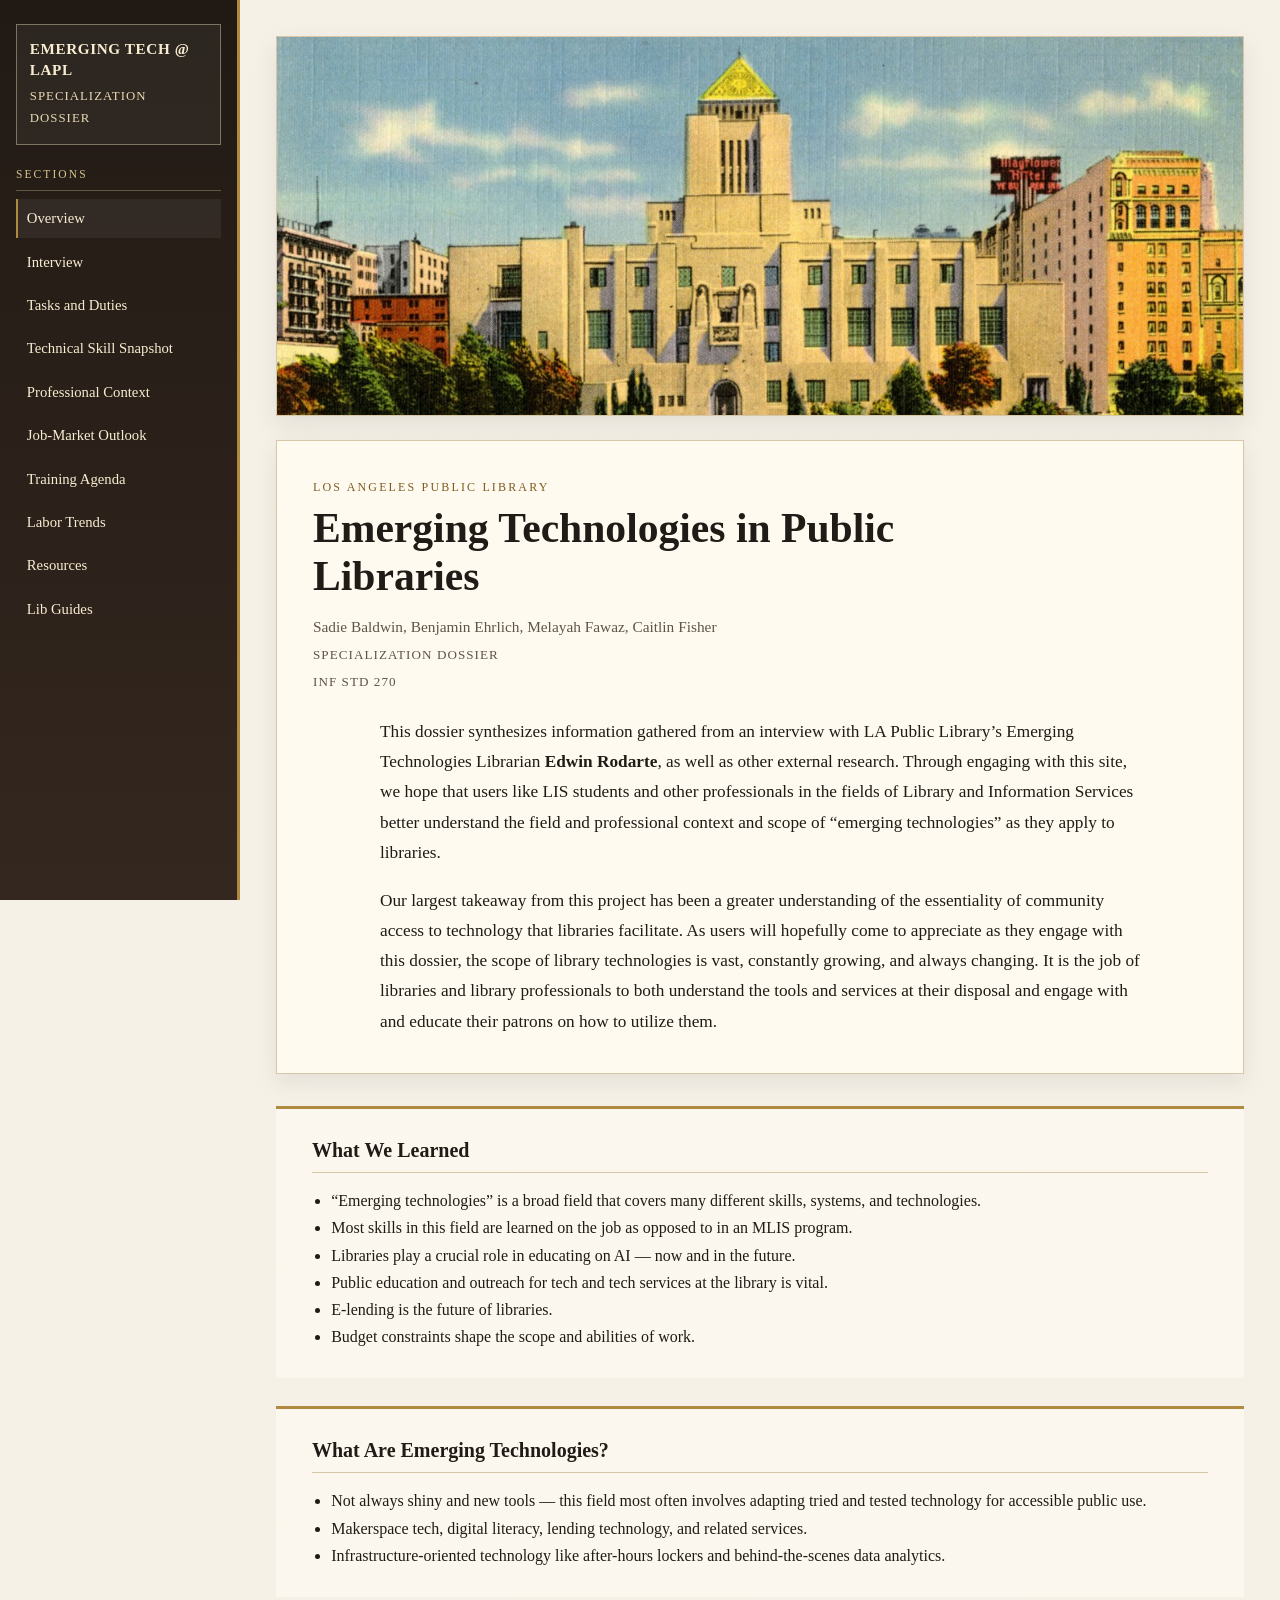
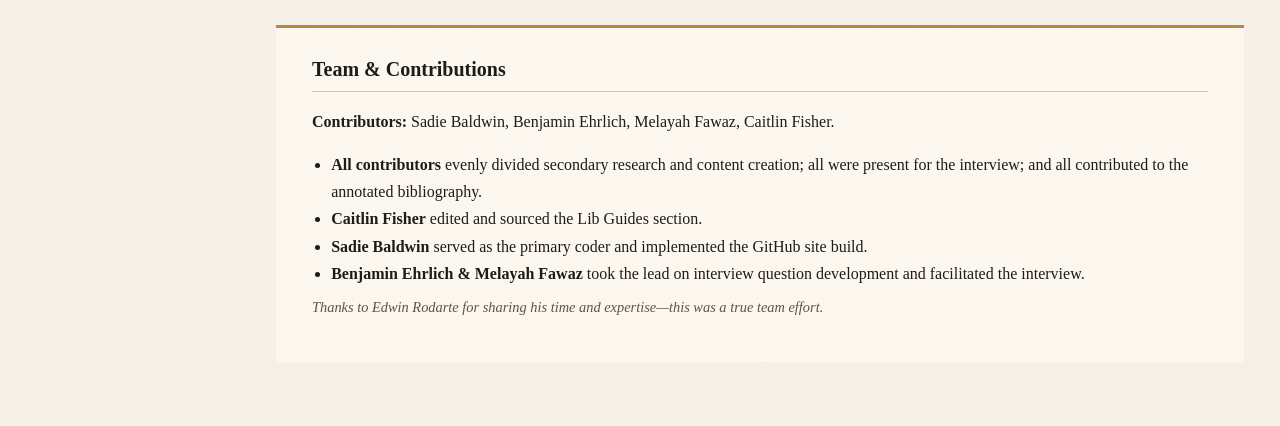
<file: index.html>
<!DOCTYPE html>
<html lang="en">
<head>
  <meta charset="UTF-8" />
  <meta name="viewport" content="width=device-width, initial-scale=1.0" />
  <title>Overview | Emerging Technologies in Public Libraries</title>
  <link rel="stylesheet" href="style.css" />
</head>
<body>
  <div class="site-shell">
    <aside class="sidebar">
      <div class="brand">
        <h1>Emerging Tech @ LAPL</h1>
        <p>Specialization Dossier</p>
      </div>

      <div class="nav-title">Sections</div>
      <nav>
        <a class="active" href="index.html">Overview</a>
        <a href="interview.html">Interview</a>
        <a href="tasks-and-duties.html">Tasks and Duties</a>
        <a href="technical-skills.html">Technical Skill Snapshot</a>
        <a href="professional-context.html">Professional Context</a>
        <a href="job-market.html">Job-Market Outlook</a>
        <a href="training-agenda.html">Training Agenda</a>
        <a href="labor-trends.html">Labor Trends</a>
        <a href="resources.html">Resources</a>
        <a href="lib-guides.html">Lib Guides</a>
      </nav>
    </aside>

    <main class="content">
      <div class="page">
        <section class="page-banner">
          <img
            src="central-library-banner.jpg"
            alt="Historic image of the Los Angeles Central Library"
            class="banner-image"
          />
        </section>

        <section class="overview-panel">
          <p class="eyebrow">Los Angeles Public Library</p>
          <h1>Emerging Technologies in Public Libraries</h1>

          <p class="byline">
            <span class="byline-names">Sadie Baldwin, Benjamin Ehrlich, Melayah Fawaz, Caitlin Fisher</span><br />
            <span class="byline-detail">Specialization Dossier</span><br />
            <span class="byline-detail">INF STD 270</span>
          </p>

          <div class="intro-block">
            <p class="intro-text">
              This dossier synthesizes information gathered from an interview with LA Public Library’s Emerging
              Technologies Librarian <strong>Edwin Rodarte</strong>, as well as other external research. Through
              engaging with this site, we hope that users like LIS students and other professionals in the fields
              of Library and Information Services better understand the field and professional context and scope
              of “emerging technologies” as they apply to libraries.
            </p>

            <p class="intro-text">
              Our largest takeaway from this project has been a greater understanding of the essentiality of
              community access to technology that libraries facilitate. As users will hopefully come to appreciate
              as they engage with this dossier, the scope of library technologies is vast, constantly growing, and
              always changing. It is the job of libraries and library professionals to both understand the tools
              and services at their disposal and engage with and educate their patrons on how to utilize them.
            </p>
          </div>
        </section>

        <section class="content-section">
          <h2>What We Learned</h2>
          <ul>
            <li>“Emerging technologies” is a broad field that covers many different skills, systems, and technologies.</li>
            <li>Most skills in this field are learned on the job as opposed to in an MLIS program.</li>
            <li>Libraries play a crucial role in educating on AI — now and in the future.</li>
            <li>Public education and outreach for tech and tech services at the library is vital.</li>
            <li>E-lending is the future of libraries.</li>
            <li>Budget constraints shape the scope and abilities of work.</li>
          </ul>
        </section>

        <section class="content-section">
          <h2>What Are Emerging Technologies?</h2>
          <ul>
            <li>Not always shiny and new tools — this field most often involves adapting tried and tested technology for accessible public use.</li>
            <li>Makerspace tech, digital literacy, lending technology, and related services.</li>
            <li>Infrastructure-oriented technology like after-hours lockers and behind-the-scenes data analytics.</li>
          </ul>
        </section>

        <section class="content-section">
          <h2>Team &amp; Contributions</h2>

          <p><strong>Contributors:</strong> Sadie Baldwin, Benjamin Ehrlich, Melayah Fawaz, Caitlin Fisher.</p>

          <ul>
            <li>
              <strong>All contributors</strong> evenly divided secondary research and content creation; all were present for the
              interview; and all contributed to the annotated bibliography.
            </li>
            <li><strong>Caitlin Fisher</strong> edited and sourced the Lib Guides section.</li>
            <li><strong>Sadie Baldwin</strong> served as the primary coder and implemented the GitHub site build.</li>
            <li><strong>Benjamin Ehrlich &amp; Melayah Fawaz</strong> took the lead on interview question development and facilitated the interview.</li>
          </ul>

          <p class="image-caption">
            Thanks to Edwin Rodarte for sharing his time and expertise—this was a true team effort.
          </p>
        </section>

      </div>
    </main>
  </div>
</body>
</html>
</file>
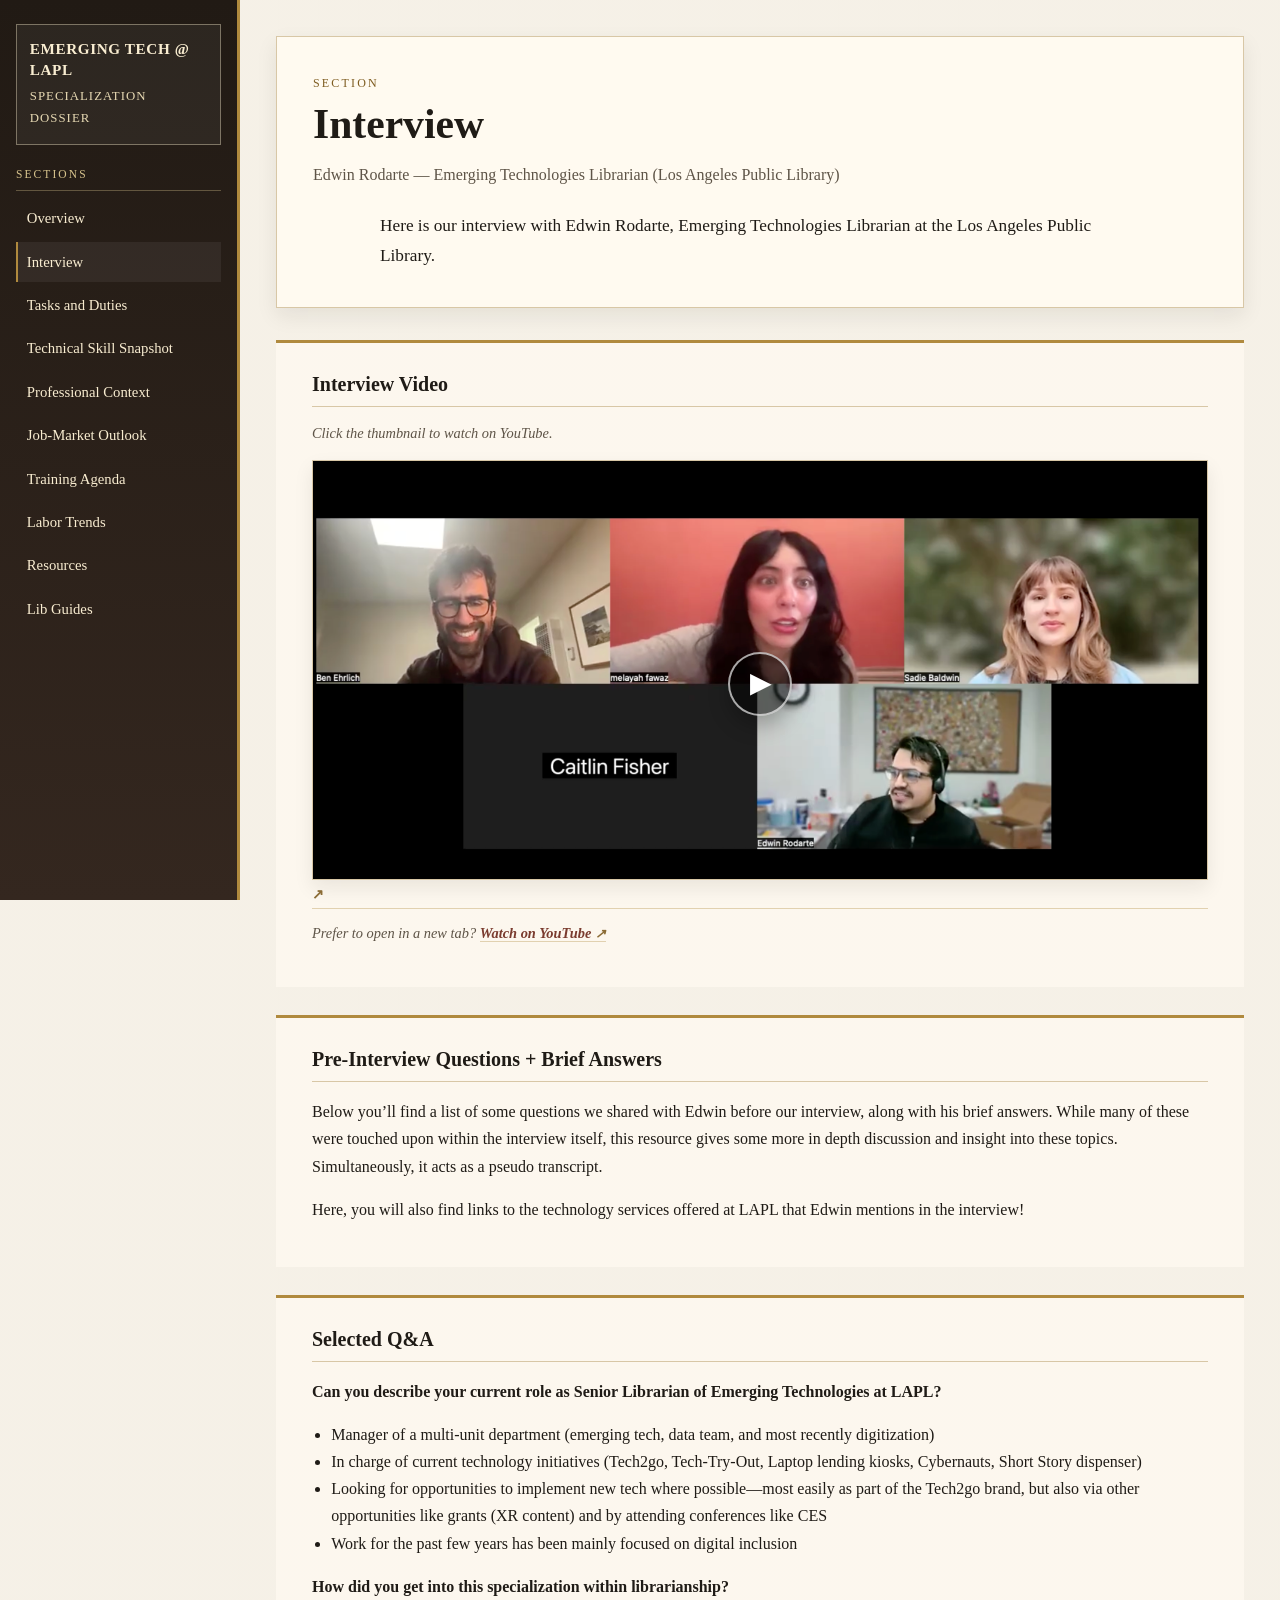
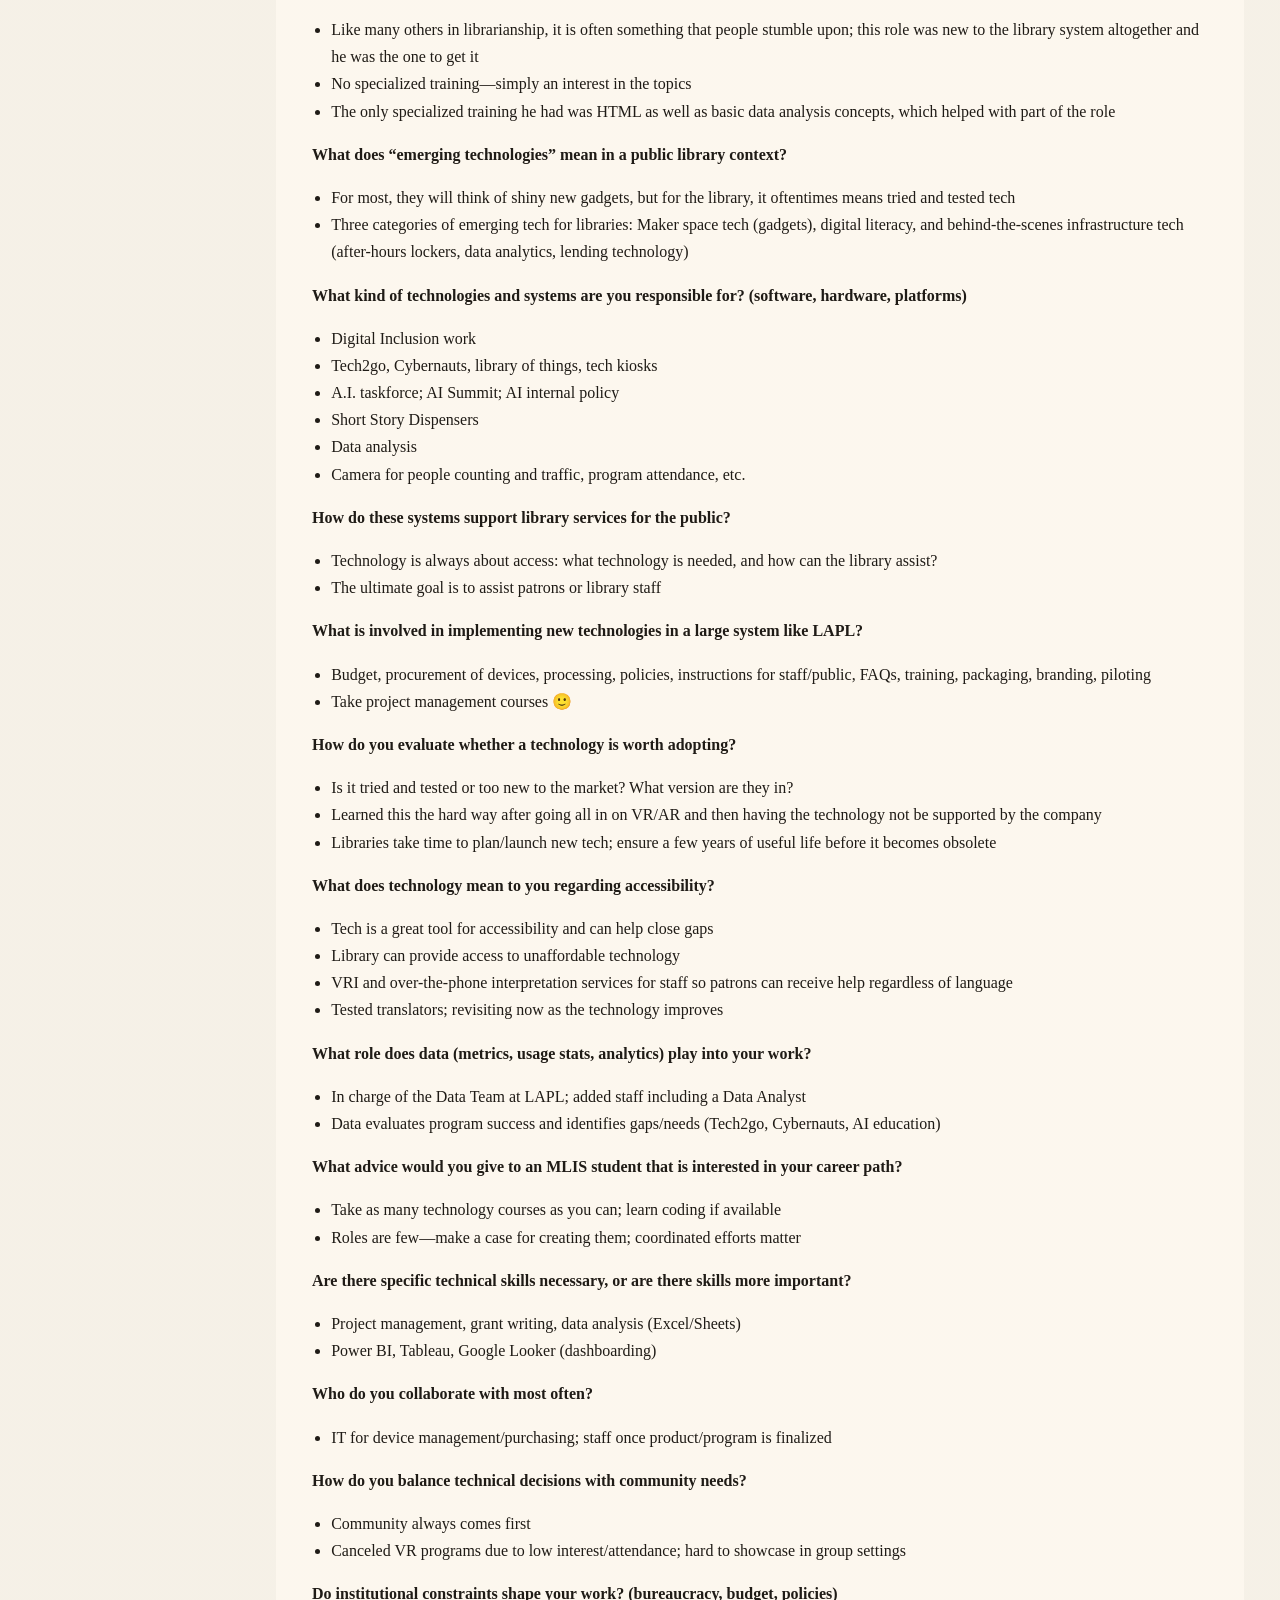
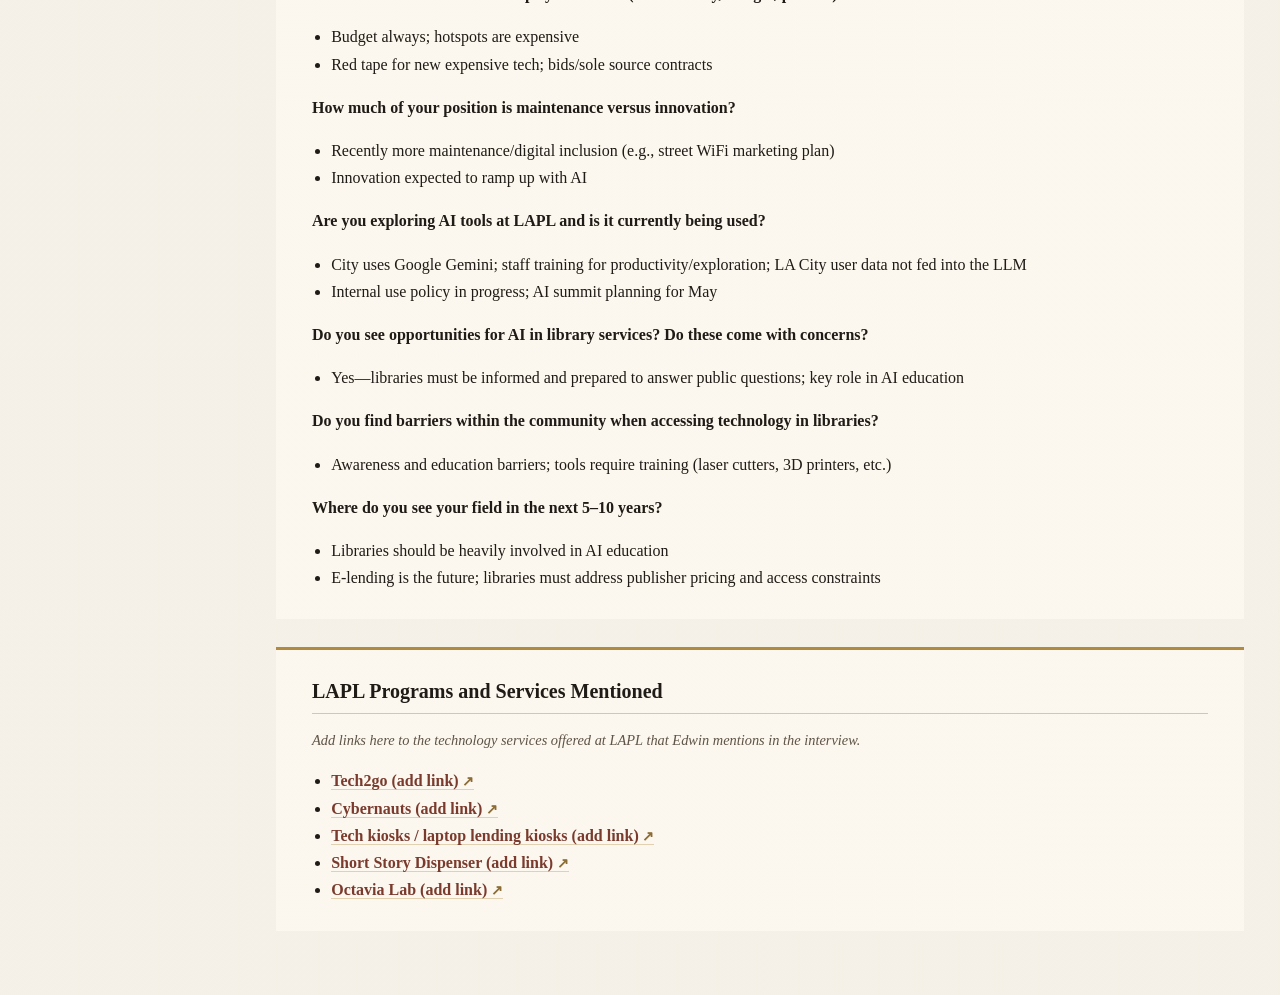
<file: interview.html>
<!DOCTYPE html>
<html lang="en">
<head>
  <meta charset="UTF-8" />
  <meta name="viewport" content="width=device-width, initial-scale=1.0" />
  <title>Interview | Emerging Technologies in Public Libraries</title>
  <link rel="stylesheet" href="style.css" />
</head>
<body>
  <div class="site-shell">
    <aside class="sidebar">
      <div class="brand">
        <h1>Emerging Tech @ LAPL</h1>
        <p>Specialization Dossier</p>
      </div>

      <div class="nav-title">Sections</div>
      <nav>
        <a href="index.html">Overview</a>
        <a class="active" href="interview.html">Interview</a>
        <a href="tasks-and-duties.html">Tasks and Duties</a>
        <a href="technical-skills.html">Technical Skill Snapshot</a>
        <a href="professional-context.html">Professional Context</a>
        <a href="job-market.html">Job-Market Outlook</a>
        <a href="training-agenda.html">Training Agenda</a>
        <a href="labor-trends.html">Labor Trends</a>
        <a href="resources.html">Resources</a>
        <a href="lib-guides.html">Lib Guides</a>
      </nav>
    </aside>

    <main class="content">
      <div class="page">

        <section class="overview-panel">
          <p class="eyebrow">Section</p>
          <h1>Interview</h1>
          <p class="byline">Edwin Rodarte — Emerging Technologies Librarian (Los Angeles Public Library)</p>

          <div class="intro-block">
            <p class="intro-text">
              Here is our interview with Edwin Rodarte, Emerging Technologies Librarian at the Los Angeles Public Library.
            </p>
          </div>
        </section>

        <section class="content-section">
          <h2>Interview Video</h2>
          <p class="image-caption">Click the thumbnail to watch on YouTube.</p>

          <a class="video-thumb"
             href="https://youtu.be/JA4yzxo-BH4?si=hkgjEbv7m0rKOv30"
             target="_blank" rel="noopener noreferrer">
            <img src="edwin-interview-video.jpg" alt="Thumbnail for interview with Edwin Rodarte" class="content-image wide" />
            <span class="play-badge" aria-hidden="true">▶</span>
          </a>

          <p class="image-caption" style="margin-top: 0.75rem;">
            Prefer to open in a new tab?
            <a href="https://youtu.be/JA4yzxo-BH4?si=hkgjEbv7m0rKOv30" target="_blank" rel="noopener noreferrer">
              Watch on YouTube
            </a>
          </p>
        </section>

        <section class="content-section">
          <h2>Pre-Interview Questions + Brief Answers</h2>
          <p>
            Below you’ll find a list of some questions we shared with Edwin before our interview, along with his brief
            answers. While many of these were touched upon within the interview itself, this resource gives some more
            in depth discussion and insight into these topics. Simultaneously, it acts as a pseudo transcript.
          </p>

          <p>
            Here, you will also find links to the technology services offered at LAPL that Edwin mentions in the interview!
          </p>
        </section>

        <section class="content-section">
          <h2>Selected Q&A</h2>

          <div class="qa-block">
            <p class="qa-q"><strong>Can you describe your current role as Senior Librarian of Emerging Technologies at LAPL?</strong></p>
            <ul>
              <li>Manager of a multi-unit department (emerging tech, data team, and most recently digitization)</li>
              <li>In charge of current technology initiatives (Tech2go, Tech-Try-Out, Laptop lending kiosks, Cybernauts, Short Story dispenser)</li>
              <li>Looking for opportunities to implement new tech where possible—most easily as part of the Tech2go brand, but also via other opportunities like grants (XR content) and by attending conferences like CES</li>
              <li>Work for the past few years has been mainly focused on digital inclusion</li>
            </ul>
          </div>

          <div class="qa-block">
            <p class="qa-q"><strong>How did you get into this specialization within librarianship?</strong></p>
            <ul>
              <li>Like many others in librarianship, it is often something that people stumble upon; this role was new to the library system altogether and he was the one to get it</li>
              <li>No specialized training—simply an interest in the topics</li>
              <li>The only specialized training he had was HTML as well as basic data analysis concepts, which helped with part of the role</li>
            </ul>
          </div>

          <div class="qa-block">
            <p class="qa-q"><strong>What does “emerging technologies” mean in a public library context?</strong></p>
            <ul>
              <li>For most, they will think of shiny new gadgets, but for the library, it oftentimes means tried and tested tech</li>
              <li>Three categories of emerging tech for libraries: Maker space tech (gadgets), digital literacy, and behind-the-scenes infrastructure tech (after-hours lockers, data analytics, lending technology)</li>
            </ul>
          </div>

          <div class="qa-block">
            <p class="qa-q"><strong>What kind of technologies and systems are you responsible for? (software, hardware, platforms)</strong></p>
            <ul>
              <li>Digital Inclusion work</li>
              <li>Tech2go, Cybernauts, library of things, tech kiosks</li>
              <li>A.I. taskforce; AI Summit; AI internal policy</li>
              <li>Short Story Dispensers</li>
              <li>Data analysis</li>
              <li>Camera for people counting and traffic, program attendance, etc.</li>
            </ul>
          </div>

          <div class="qa-block">
            <p class="qa-q"><strong>How do these systems support library services for the public?</strong></p>
            <ul>
              <li>Technology is always about access: what technology is needed, and how can the library assist?</li>
              <li>The ultimate goal is to assist patrons or library staff</li>
            </ul>
          </div>

          <div class="qa-block">
            <p class="qa-q"><strong>What is involved in implementing new technologies in a large system like LAPL?</strong></p>
            <ul>
              <li>Budget, procurement of devices, processing, policies, instructions for staff/public, FAQs, training, packaging, branding, piloting</li>
              <li>Take project management courses 🙂</li>
            </ul>
          </div>

          <div class="qa-block">
            <p class="qa-q"><strong>How do you evaluate whether a technology is worth adopting?</strong></p>
            <ul>
              <li>Is it tried and tested or too new to the market? What version are they in?</li>
              <li>Learned this the hard way after going all in on VR/AR and then having the technology not be supported by the company</li>
              <li>Libraries take time to plan/launch new tech; ensure a few years of useful life before it becomes obsolete</li>
            </ul>
          </div>

          <div class="qa-block">
            <p class="qa-q"><strong>What does technology mean to you regarding accessibility?</strong></p>
            <ul>
              <li>Tech is a great tool for accessibility and can help close gaps</li>
              <li>Library can provide access to unaffordable technology</li>
              <li>VRI and over-the-phone interpretation services for staff so patrons can receive help regardless of language</li>
              <li>Tested translators; revisiting now as the technology improves</li>
            </ul>
          </div>

          <div class="qa-block">
            <p class="qa-q"><strong>What role does data (metrics, usage stats, analytics) play into your work?</strong></p>
            <ul>
              <li>In charge of the Data Team at LAPL; added staff including a Data Analyst</li>
              <li>Data evaluates program success and identifies gaps/needs (Tech2go, Cybernauts, AI education)</li>
            </ul>
          </div>

          <div class="qa-block">
            <p class="qa-q"><strong>What advice would you give to an MLIS student that is interested in your career path?</strong></p>
            <ul>
              <li>Take as many technology courses as you can; learn coding if available</li>
              <li>Roles are few—make a case for creating them; coordinated efforts matter</li>
            </ul>
          </div>

          <div class="qa-block">
            <p class="qa-q"><strong>Are there specific technical skills necessary, or are there skills more important?</strong></p>
            <ul>
              <li>Project management, grant writing, data analysis (Excel/Sheets)</li>
              <li>Power BI, Tableau, Google Looker (dashboarding)</li>
            </ul>
          </div>

          <div class="qa-block">
            <p class="qa-q"><strong>Who do you collaborate with most often?</strong></p>
            <ul>
              <li>IT for device management/purchasing; staff once product/program is finalized</li>
            </ul>
          </div>

          <div class="qa-block">
            <p class="qa-q"><strong>How do you balance technical decisions with community needs?</strong></p>
            <ul>
              <li>Community always comes first</li>
              <li>Canceled VR programs due to low interest/attendance; hard to showcase in group settings</li>
            </ul>
          </div>

          <div class="qa-block">
            <p class="qa-q"><strong>Do institutional constraints shape your work? (bureaucracy, budget, policies)</strong></p>
            <ul>
              <li>Budget always; hotspots are expensive</li>
              <li>Red tape for new expensive tech; bids/sole source contracts</li>
            </ul>
          </div>

          <div class="qa-block">
            <p class="qa-q"><strong>How much of your position is maintenance versus innovation?</strong></p>
            <ul>
              <li>Recently more maintenance/digital inclusion (e.g., street WiFi marketing plan)</li>
              <li>Innovation expected to ramp up with AI</li>
            </ul>
          </div>

          <div class="qa-block">
            <p class="qa-q"><strong>Are you exploring AI tools at LAPL and is it currently being used?</strong></p>
            <ul>
              <li>City uses Google Gemini; staff training for productivity/exploration; LA City user data not fed into the LLM</li>
              <li>Internal use policy in progress; AI summit planning for May</li>
            </ul>
          </div>

          <div class="qa-block">
            <p class="qa-q"><strong>Do you see opportunities for AI in library services? Do these come with concerns?</strong></p>
            <ul>
              <li>Yes—libraries must be informed and prepared to answer public questions; key role in AI education</li>
            </ul>
          </div>

          <div class="qa-block">
            <p class="qa-q"><strong>Do you find barriers within the community when accessing technology in libraries?</strong></p>
            <ul>
              <li>Awareness and education barriers; tools require training (laser cutters, 3D printers, etc.)</li>
            </ul>
          </div>

          <div class="qa-block">
            <p class="qa-q"><strong>Where do you see your field in the next 5–10 years?</strong></p>
            <ul>
              <li>Libraries should be heavily involved in AI education</li>
              <li>E-lending is the future; libraries must address publisher pricing and access constraints</li>
            </ul>
          </div>

        </section>

        <section class="content-section">
          <h2>LAPL Programs and Services Mentioned</h2>
          <p class="image-caption">
            Add links here to the technology services offered at LAPL that Edwin mentions in the interview.
          </p>
          <ul>
            <li><a href="#" target="_blank" rel="noopener noreferrer">Tech2go (add link)</a></li>
            <li><a href="#" target="_blank" rel="noopener noreferrer">Cybernauts (add link)</a></li>
            <li><a href="#" target="_blank" rel="noopener noreferrer">Tech kiosks / laptop lending kiosks (add link)</a></li>
            <li><a href="#" target="_blank" rel="noopener noreferrer">Short Story Dispenser (add link)</a></li>
            <li><a href="#" target="_blank" rel="noopener noreferrer">Octavia Lab (add link)</a></li>
          </ul>
        </section>

      </div>
    </main>
  </div>
</body>
</html>
</file>
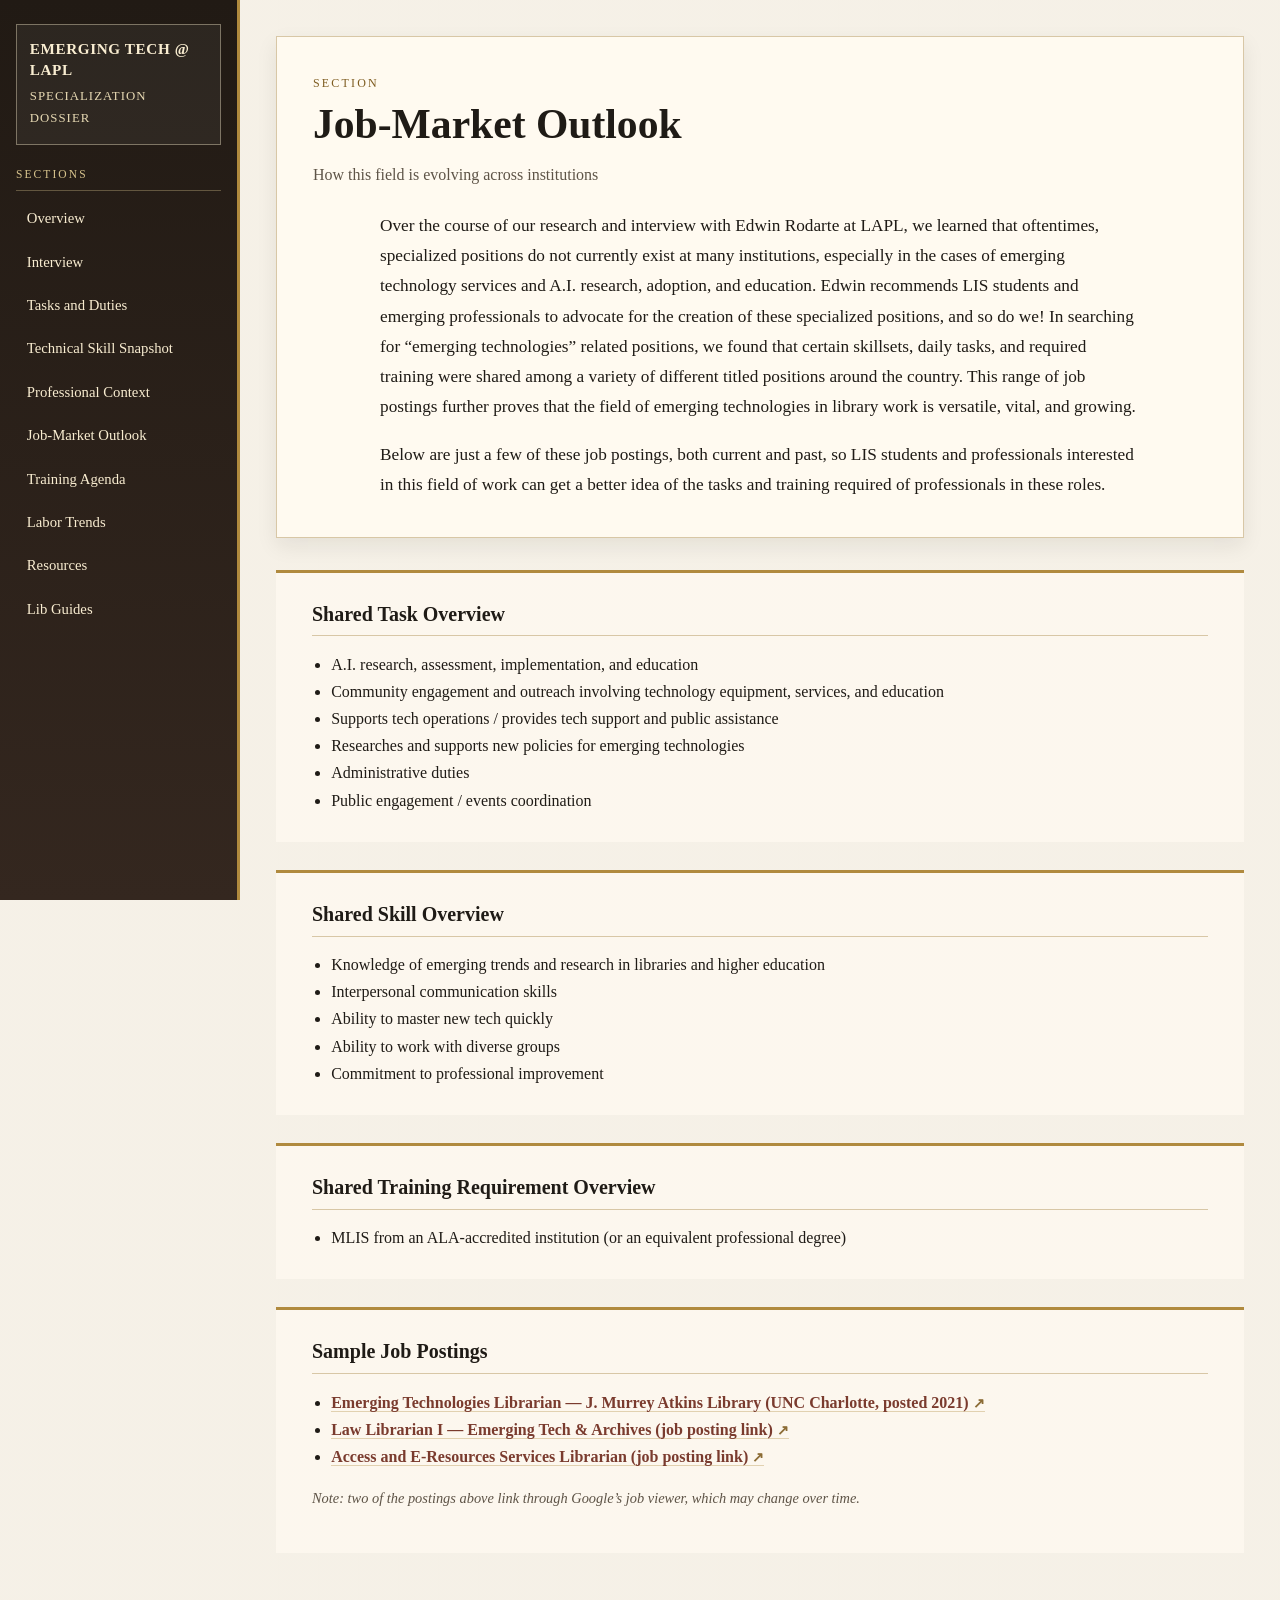
<file: job-market.html>
<!DOCTYPE html>
<html lang="en">
<head>
  <meta charset="UTF-8" />
  <meta name="viewport" content="width=device-width, initial-scale=1.0" />
  <title>Job-Market Outlook | Emerging Technologies in Public Libraries</title>
  <link rel="stylesheet" href="style.css" />
</head>
<body>
  <div class="site-shell">
    <aside class="sidebar">
      <div class="brand">
        <h1>Emerging Tech @ LAPL</h1>
        <p>Specialization Dossier</p>
      </div>

      <div class="nav-title">Sections</div>
     <nav>
  <a href="index.html">Overview</a>
  <a href="interview.html">Interview</a>
  <a href="tasks-and-duties.html">Tasks and Duties</a>
  <a href="technical-skills.html">Technical Skill Snapshot</a>
  <a href="professional-context.html">Professional Context</a>
  <a href="job-market.html">Job-Market Outlook</a>
  <a href="training-agenda.html">Training Agenda</a>
  <a href="labor-trends.html">Labor Trends</a>
  <a href="resources.html">Resources</a>
  <a href="lib-guides.html">Lib Guides</a>
</nav>
    </aside>

    <main class="content">
      <div class="page">

        <section class="overview-panel">
          <p class="eyebrow">Section</p>
          <h1>Job-Market Outlook</h1>
          <p class="byline">How this field is evolving across institutions</p>

          <div class="intro-block">
            <p class="intro-text">
              Over the course of our research and interview with Edwin Rodarte at LAPL, we learned that oftentimes,
              specialized positions do not currently exist at many institutions, especially in the cases of emerging
              technology services and A.I. research, adoption, and education. Edwin recommends LIS students and
              emerging professionals to advocate for the creation of these specialized positions, and so do we!
              In searching for “emerging technologies” related positions, we found that certain skillsets, daily tasks,
              and required training were shared among a variety of different titled positions around the country. This
              range of job postings further proves that the field of emerging technologies in library work is versatile,
              vital, and growing.
            </p>

            <p class="intro-text">
              Below are just a few of these job postings, both current and past, so LIS students and professionals
              interested in this field of work can get a better idea of the tasks and training required of professionals
              in these roles.
            </p>
          </div>
        </section>

        <section class="content-section">
          <h2>Shared Task Overview</h2>
          <ul>
            <li>A.I. research, assessment, implementation, and education</li>
            <li>Community engagement and outreach involving technology equipment, services, and education</li>
            <li>Supports tech operations / provides tech support and public assistance</li>
            <li>Researches and supports new policies for emerging technologies</li>
            <li>Administrative duties</li>
            <li>Public engagement / events coordination</li>
          </ul>
        </section>

        <section class="content-section">
          <h2>Shared Skill Overview</h2>
          <ul>
            <li>Knowledge of emerging trends and research in libraries and higher education</li>
            <li>Interpersonal communication skills</li>
            <li>Ability to master new tech quickly</li>
            <li>Ability to work with diverse groups</li>
            <li>Commitment to professional improvement</li>
          </ul>
        </section>

        <section class="content-section">
          <h2>Shared Training Requirement Overview</h2>
          <ul>
            <li>MLIS from an ALA-accredited institution (or an equivalent professional degree)</li>
          </ul>
        </section>

        <section class="content-section">
          <h2>Sample Job Postings</h2>

          <ul>
            <li>
              <a href="https://library.charlotte.edu/job-posting/emerging-technologies-librarian"
                 target="_blank" rel="noopener noreferrer">
                Emerging Technologies Librarian — J. Murrey Atkins Library (UNC Charlotte, posted 2021)
              </a>
            </li>

            <li>
              <a href="https://www.google.com/search?q=emerging+technologies+librarian+job+posting&oq=emerging+technologies+librarian+job+posting&gs_lcrp=EgZjaHJvbWUyCQgAEEUYORigATIGCAEQRRg80gEIOTg5MmowajeoAgCwAgA&sourceid=chrome&ie=UTF-8&udm=8&jbr=sep:0#vhid=vt%3D20/docid%3D1UsjXYtsGuvgTqZ7AAAAAA%3D%3D&vssid=jobs-detail-viewer&sxsrf=ANbL-n6jFBwjsnqoY8QjIqdHY-tTE_EbBQ:1772504933529"
                 target="_blank" rel="noopener noreferrer">
                Law Librarian I — Emerging Tech & Archives (job posting link)
              </a>
            </li>

            <li>
              <a href="https://www.google.com/search?q=emerging+technologies+librarian+job+posting&oq=emerging+technologies+librarian+job+posting&gs_lcrp=EgZjaHJvbWUyCQgAEEUYORigATIGCAEQRRg80gEIOTg5MmowajeoAgCwAgA&sourceid=chrome&ie=UTF-8&udm=8&jbr=sep:0#vhid=vt%3D20/docid%3Dtdxbbq3eWX7OErNlAAAAAA%3D%3D&vssid=jobs-detail-viewer&sxsrf=ANbL-n6jFBwjsnqoY8QjIqdHY-tTE_EbBQ:1772504933529"
                 target="_blank" rel="noopener noreferrer">
                Access and E-Resources Services Librarian (job posting link)
              </a>
            </li>
          </ul>

          <p class="image-caption" style="margin-top: 1rem;">
            Note: two of the postings above link through Google’s job viewer, which may change over time.
          </p>
        </section>

      </div>
    </main>
  </div>
</body>
</html>
</file>
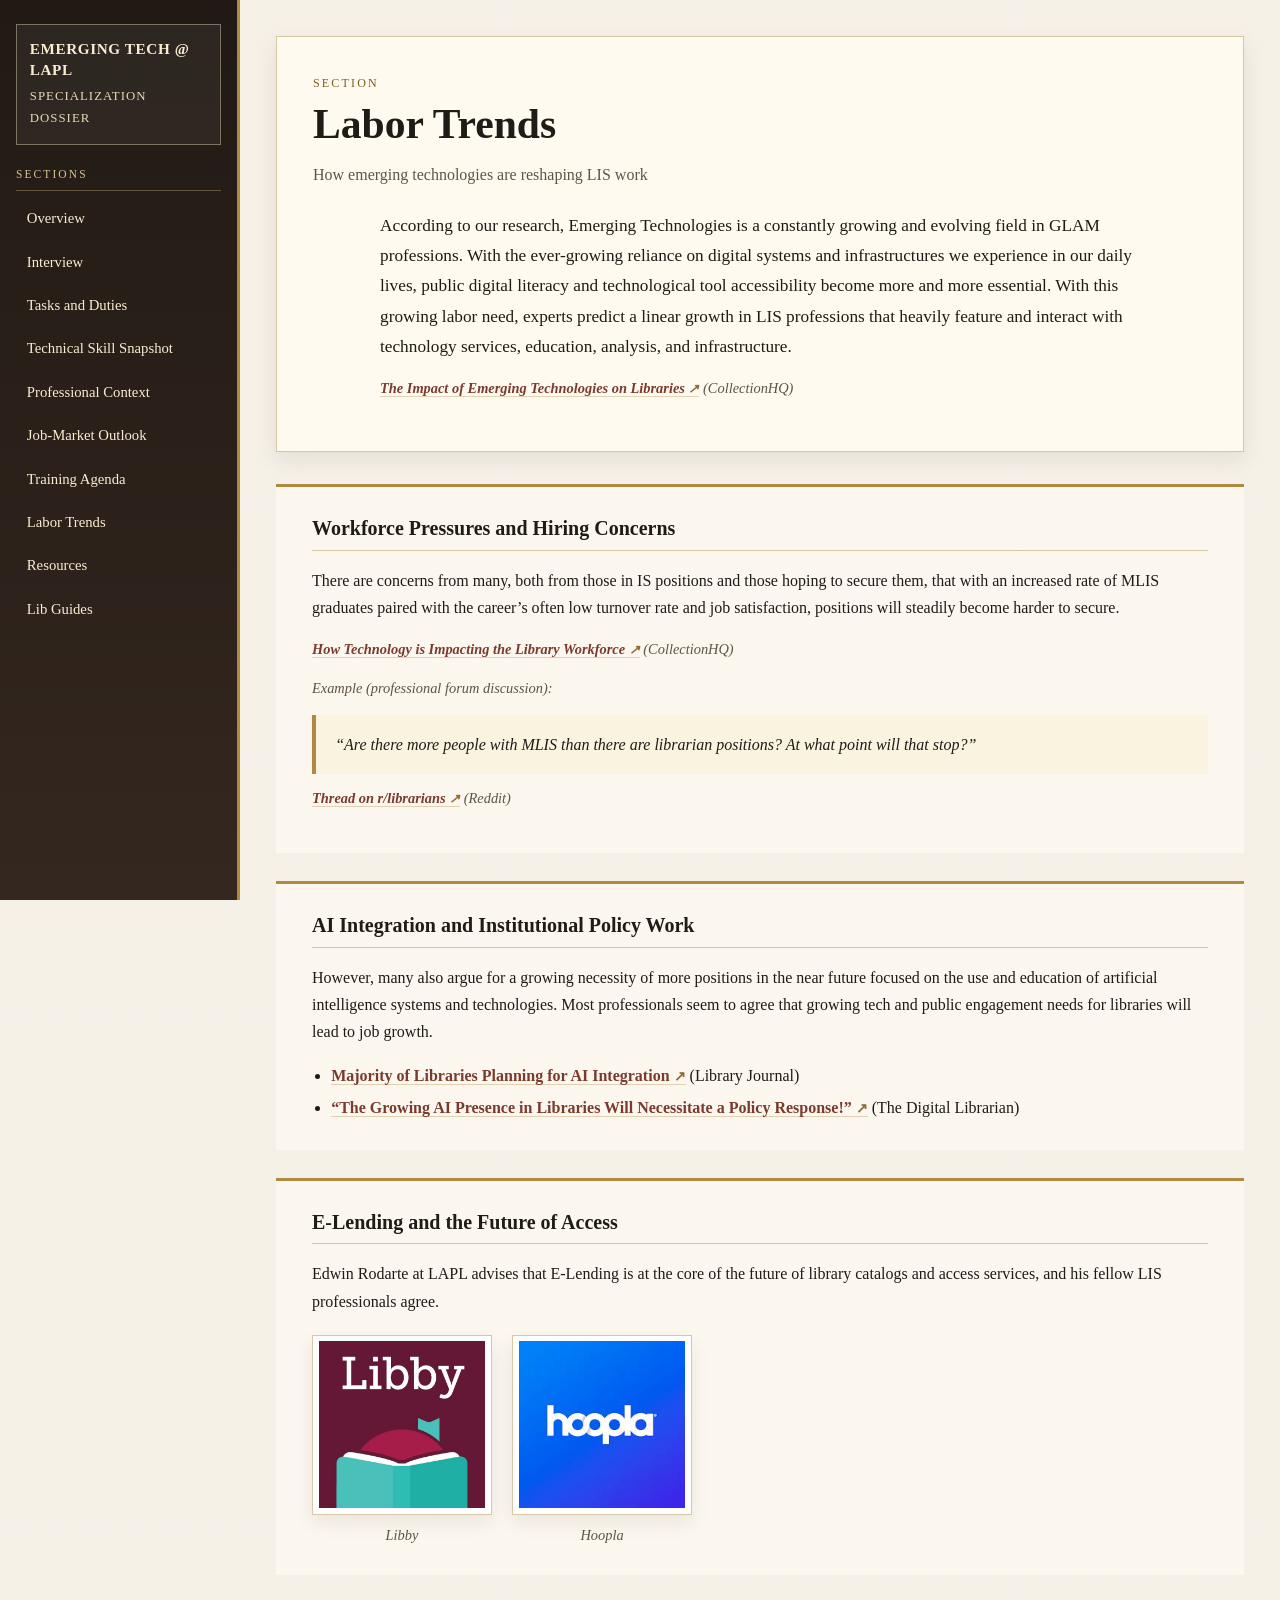
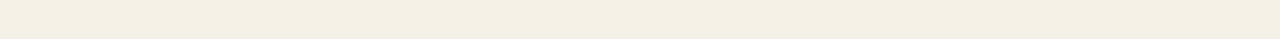
<file: labor-trends.html>
<!DOCTYPE html>
<html lang="en">
<head>
  <meta charset="UTF-8" />
  <meta name="viewport" content="width=device-width, initial-scale=1.0" />
  <title>Labor Trends | Emerging Technologies in Public Libraries</title>
  <link rel="stylesheet" href="style.css" />
</head>
<body>
  <div class="site-shell">
    <aside class="sidebar">
      <div class="brand">
        <h1>Emerging Tech @ LAPL</h1>
        <p>Specialization Dossier</p>
      </div>

      <div class="nav-title">Sections</div>
      <nav>
  <a href="index.html">Overview</a>
  <a href="interview.html">Interview</a>
  <a href="tasks-and-duties.html">Tasks and Duties</a>
  <a href="technical-skills.html">Technical Skill Snapshot</a>
  <a href="professional-context.html">Professional Context</a>
  <a href="job-market.html">Job-Market Outlook</a>
  <a href="training-agenda.html">Training Agenda</a>
  <a href="labor-trends.html">Labor Trends</a>
  <a href="resources.html">Resources</a>
  <a href="lib-guides.html">Lib Guides</a>
</nav>
    </aside>

    <main class="content">
      <div class="page">

        <section class="overview-panel">
          <p class="eyebrow">Section</p>
          <h1>Labor Trends</h1>
          <p class="byline">How emerging technologies are reshaping LIS work</p>

          <div class="intro-block">
            <p class="intro-text">
              According to our research, Emerging Technologies is a constantly growing and evolving field in GLAM
              professions. With the ever-growing reliance on digital systems and infrastructures we experience in our
              daily lives, public digital literacy and technological tool accessibility become more and more essential.
              With this growing labor need, experts predict a linear growth in LIS professions that heavily feature and
              interact with technology services, education, analysis, and infrastructure.
            </p>

            <p class="image-caption" style="margin-top: 0.9rem;">
              <a href="https://www.collectionhq.com/the-impact-of-emerging-technologies-on-libraries/"
                 target="_blank" rel="noopener noreferrer">
                The Impact of Emerging Technologies on Libraries
              </a>
              (CollectionHQ)
            </p>
          </div>
        </section>

        <section class="content-section">
          <h2>Workforce Pressures and Hiring Concerns</h2>

          <p>
            There are concerns from many, both from those in IS positions and those hoping to secure them, that with an
            increased rate of MLIS graduates paired with the career’s often low turnover rate and job satisfaction,
            positions will steadily become harder to secure.
          </p>

          <p class="image-caption" style="margin-top: 0.9rem;">
            <a href="https://www.collectionhq.com/how-technology-is-impacting-the-library-workforce-collectionhq-blog/"
               target="_blank" rel="noopener noreferrer">
              How Technology is Impacting the Library Workforce
            </a>
            (CollectionHQ)
          </p>

          <p class="image-caption" style="margin-top: 0.9rem;">
            Example (professional forum discussion):
          </p>

          <blockquote class="quote-block">
            “Are there more people with MLIS than there are librarian positions? At what point will that stop?”
          </blockquote>

          <p class="image-caption" style="margin-top: 0.75rem;">
            <a href="https://www.reddit.com/r/librarians/comments/utwh3u/are_there_more_people_with_mlis_than_there_are/"
               target="_blank" rel="noopener noreferrer">
              Thread on r/librarians
            </a>
            (Reddit)
          </p>
        </section>

        <section class="content-section">
          <h2>AI Integration and Institutional Policy Work</h2>

          <p>
            However, many also argue for a growing necessity of more positions in the near future focused on the use and
            education of artificial intelligence systems and technologies. Most professionals seem to agree that growing
            tech and public engagement needs for libraries will lead to job growth.
          </p>

          <ul style="margin-top: 1rem;">
            <li>
              <a href="https://www.libraryjournal.com/story/majority-of-libraries-planning-for-ai-integration"
                 target="_blank" rel="noopener noreferrer">
                Majority of Libraries Planning for AI Integration
              </a>
              (Library Journal)
            </li>
            <li style="margin-top: 0.35rem;">
              <a href="https://the-digital-librarian.com/2026/02/03/library-tech-trends-for-2026/"
                 target="_blank" rel="noopener noreferrer">
                “The Growing AI Presence in Libraries Will Necessitate a Policy Response!”
              </a>
              (The Digital Librarian)
            </li>
          </ul>
        </section>

        <section class="content-section">
          <h2>E-Lending and the Future of Access</h2>

          <p>
            Edwin Rodarte at LAPL advises that E-Lending is at the core of the future of library catalogs and access
            services, and his fellow LIS professionals agree.
          </p>

          <div class="logo-row" aria-label="E-lending platforms">
            <figure class="logo-card">
              <img src="libby-logo.jpg" alt="Libby logo" class="logo-img" />
              <figcaption class="image-caption">Libby</figcaption>
            </figure>

            <figure class="logo-card">
              <img src="hoopla-logo.jpg" alt="Hoopla logo" class="logo-img" />
              <figcaption class="image-caption">Hoopla</figcaption>
            </figure>
          </div>
        </section>

      </div>
    </main>
  </div>
</body>
</html>
</file>
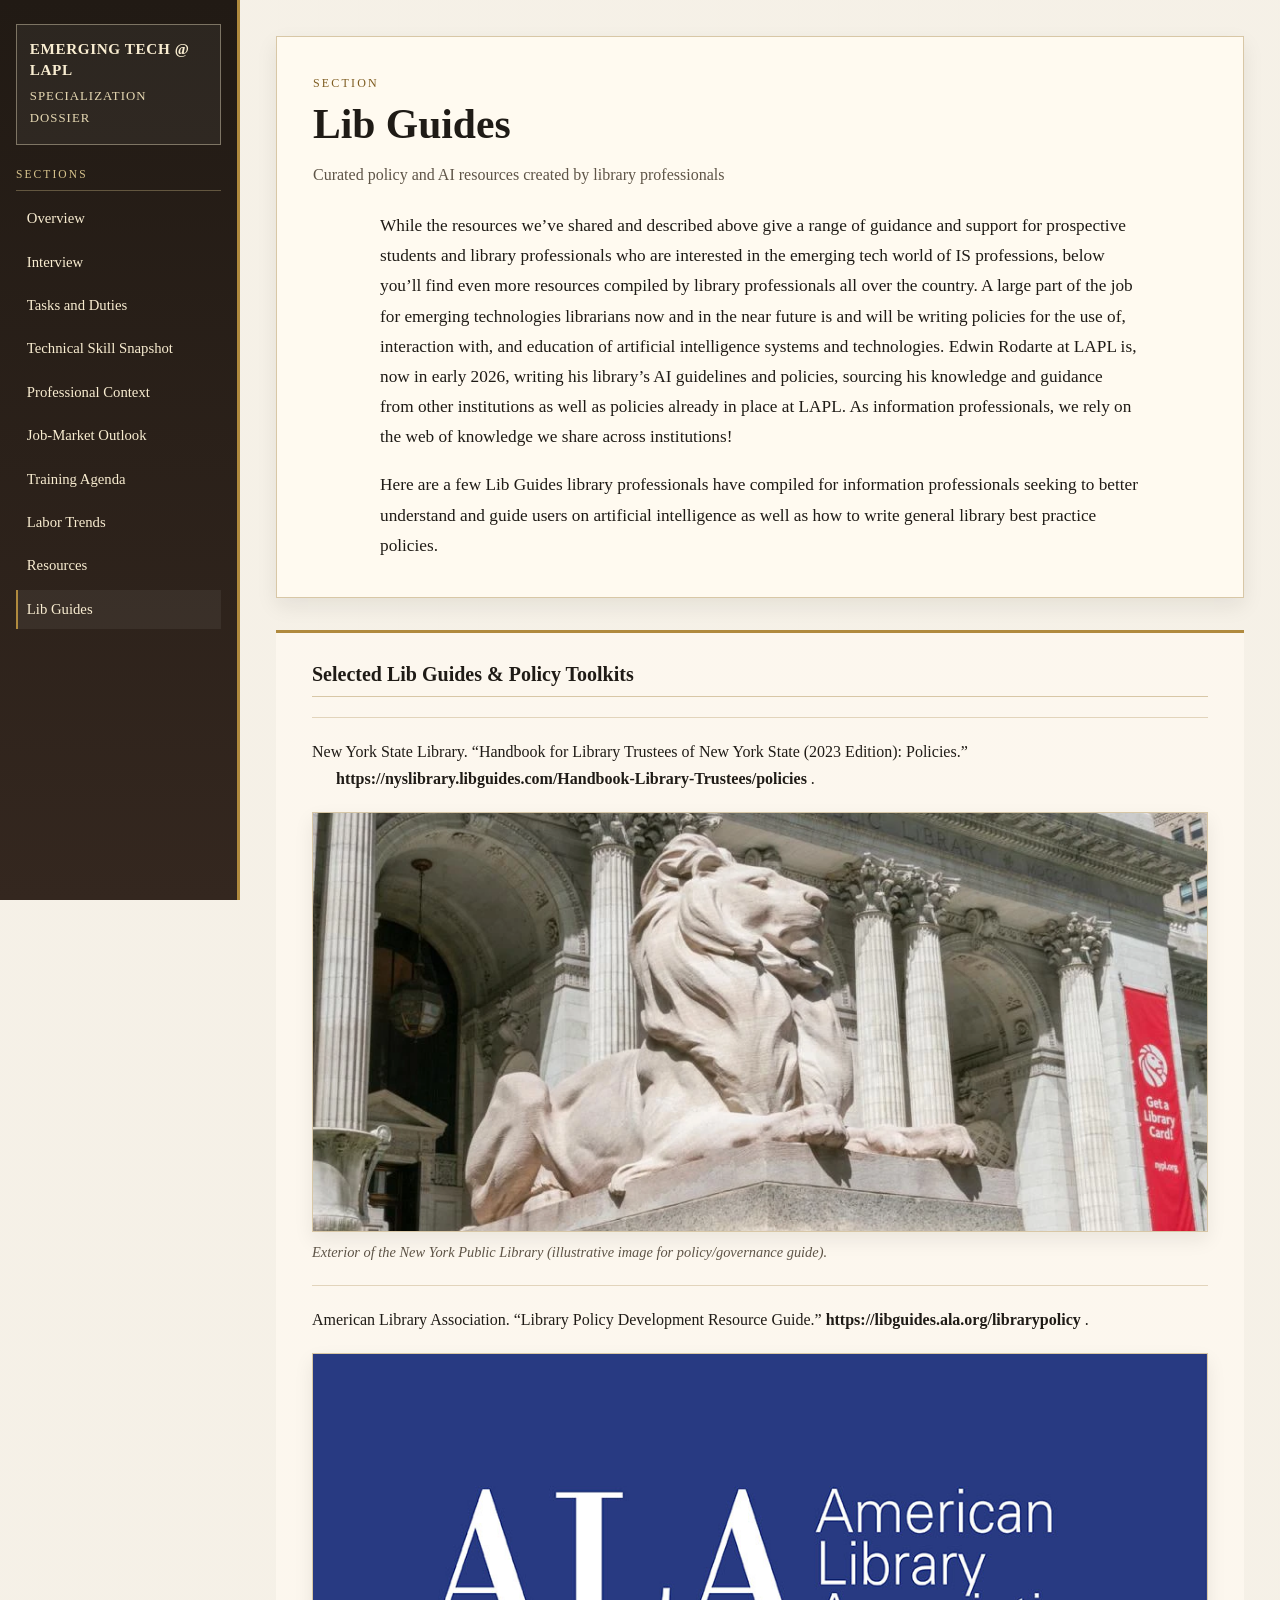
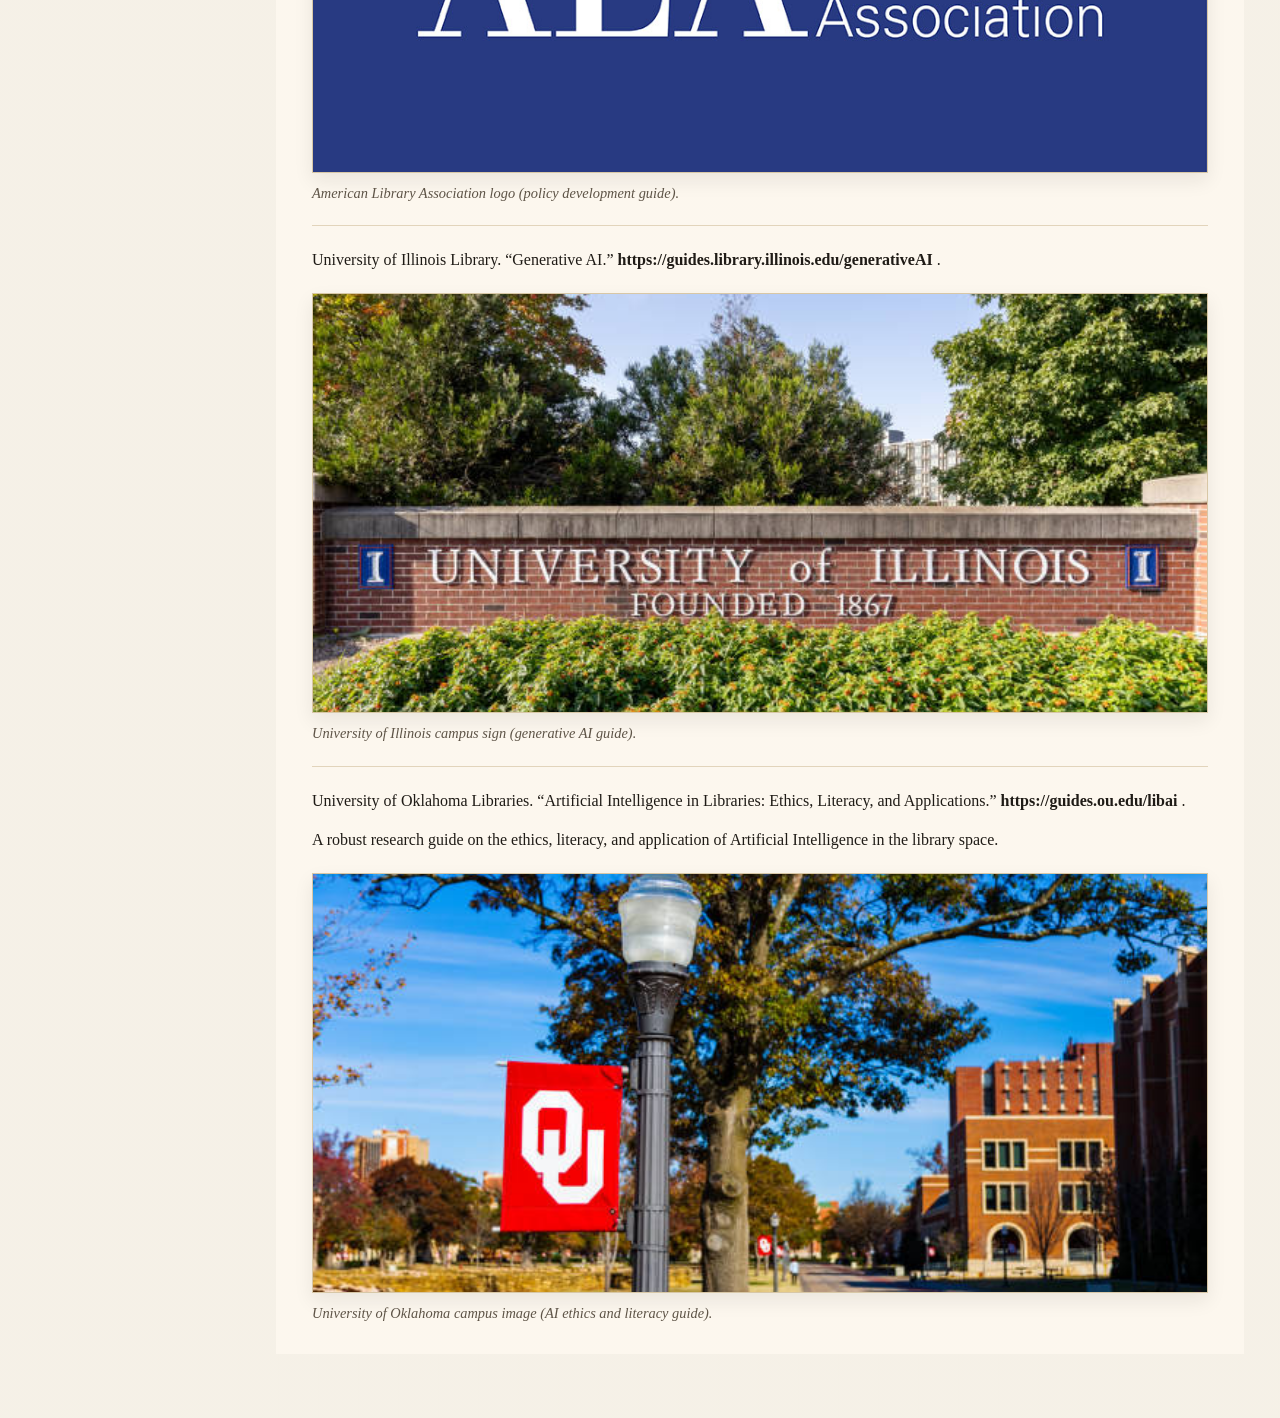
<file: lib-guides.html>
<!DOCTYPE html>
<html lang="en">
<head>
  <meta charset="UTF-8" />
  <meta name="viewport" content="width=device-width, initial-scale=1.0" />
  <title>Lib Guides | Emerging Technologies in Public Libraries</title>
  <link rel="stylesheet" href="style.css" />
</head>
<body>
  <div class="site-shell">
    <aside class="sidebar">
      <div class="brand">
        <h1>Emerging Tech @ LAPL</h1>
        <p>Specialization Dossier</p>
      </div>

      <div class="nav-title">Sections</div>
      <nav>
        <a href="index.html">Overview</a>
        <a href="interview.html">Interview</a>
        <a href="tasks-and-duties.html">Tasks and Duties</a>
        <a href="technical-skills.html">Technical Skill Snapshot</a>
        <a href="professional-context.html">Professional Context</a>
        <a href="job-market.html">Job-Market Outlook</a>
        <a href="training-agenda.html">Training Agenda</a>
        <a href="labor-trends.html">Labor Trends</a>
        <a href="resources.html">Resources</a>
        <a class="active" href="lib-guides.html">Lib Guides</a>
      </nav>
    </aside>

    <main class="content">
      <div class="page">

        <section class="overview-panel">
          <p class="eyebrow">Section</p>
          <h1>Lib Guides</h1>
          <p class="byline">Curated policy and AI resources created by library professionals</p>

          <div class="intro-block">
            <p class="intro-text">
              While the resources we’ve shared and described above give a range of guidance and support for prospective
              students and library professionals who are interested in the emerging tech world of IS professions, below
              you’ll find even more resources compiled by library professionals all over the country. A large part of
              the job for emerging technologies librarians now and in the near future is and will be writing policies
              for the use of, interaction with, and education of artificial intelligence systems and technologies.
              Edwin Rodarte at LAPL is, now in early 2026, writing his library’s AI guidelines and policies, sourcing
              his knowledge and guidance from other institutions as well as policies already in place at LAPL. As
              information professionals, we rely on the web of knowledge we share across institutions!
            </p>

            <p class="intro-text">
              Here are a few Lib Guides library professionals have compiled for information professionals seeking to
              better understand and guide users on artificial intelligence as well as how to write general library best
              practice policies.
            </p>
          </div>
        </section>

        <section class="content-section">
          <h2>Selected Lib Guides & Policy Toolkits</h2>

          <!-- 1 -->
          <div class="bib-entry">
            <p class="citation">
              New York State Library. “Handbook for Library Trustees of New York State (2023 Edition): Policies.”
              <a class="citation-link" href="https://nyslibrary.libguides.com/Handbook-Library-Trustees/policies"
                 target="_blank" rel="noopener noreferrer">
                https://nyslibrary.libguides.com/Handbook-Library-Trustees/policies
              </a>.
            </p>

            <figure class="wide-figure">
              <img src="nysl-trustees-policies.jpg" alt="Exterior of the New York Public Library building" class="content-image wide" />
              <figcaption class="image-caption">
                Exterior of the New York Public Library (illustrative image for policy/governance guide).
              </figcaption>
            </figure>
          </div>

          <!-- 2 -->
          <div class="bib-entry">
            <p class="citation">
              American Library Association. “Library Policy Development Resource Guide.”
              <a class="citation-link" href="https://libguides.ala.org/librarypolicy"
                 target="_blank" rel="noopener noreferrer">
                https://libguides.ala.org/librarypolicy
              </a>.
            </p>

            <figure class="wide-figure">
              <img src="ala-library-policy-guide.jpg" alt="American Library Association logo" class="content-image wide" />
              <figcaption class="image-caption">
                American Library Association logo (policy development guide).
              </figcaption>
            </figure>
          </div>

          <!-- 3 -->
          <div class="bib-entry">
            <p class="citation">
              University of Illinois Library. “Generative AI.”
              <a class="citation-link" href="https://guides.library.illinois.edu/generativeAI"
                 target="_blank" rel="noopener noreferrer">
                https://guides.library.illinois.edu/generativeAI
              </a>.
            </p>

            <figure class="wide-figure">
              <img src="illinois-generative-ai.jpg" alt="University of Illinois campus sign" class="content-image wide" />
              <figcaption class="image-caption">
                University of Illinois campus sign (generative AI guide).
              </figcaption>
            </figure>
          </div>

          <!-- 4 -->
          <div class="bib-entry">
            <p class="citation">
              University of Oklahoma Libraries. “Artificial Intelligence in Libraries: Ethics, Literacy, and Applications.”
              <a class="citation-link" href="https://guides.ou.edu/libai"
                 target="_blank" rel="noopener noreferrer">
                https://guides.ou.edu/libai
              </a>.
            </p>

            <p class="annotation">
              A robust research guide on the ethics, literacy, and application of Artificial Intelligence in the library space.
            </p>

            <figure class="wide-figure">
              <img src="ou-ai-lib-guide.jpg" alt="University of Oklahoma campus image" class="content-image wide" />
              <figcaption class="image-caption">
                University of Oklahoma campus image (AI ethics and literacy guide).
              </figcaption>
            </figure>
          </div>

        </section>

      </div>
    </main>
  </div>
</body>
</html>
</file>
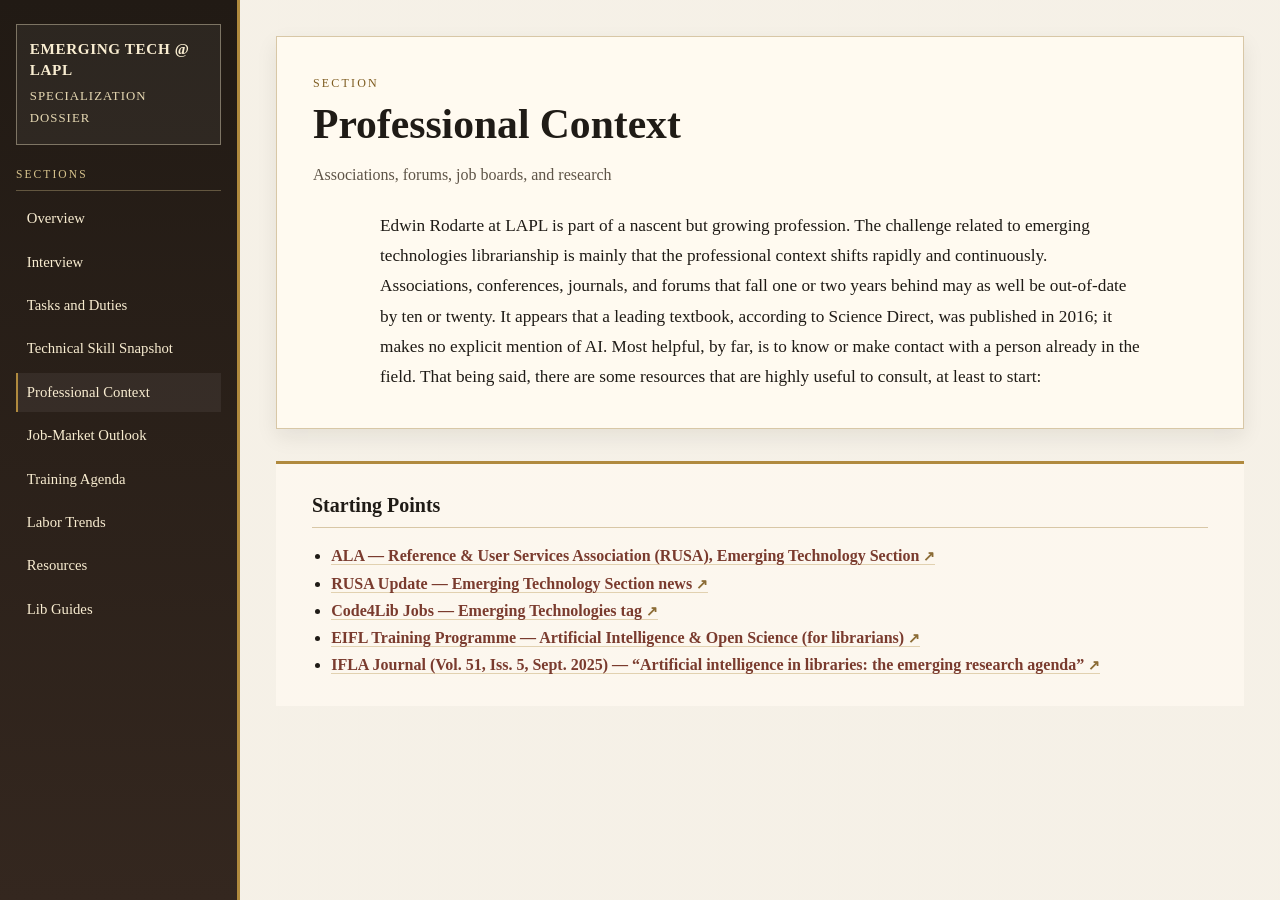
<file: professional-context.html>
<!DOCTYPE html>
<html lang="en">
<head>
  <meta charset="UTF-8" />
  <meta name="viewport" content="width=device-width, initial-scale=1.0" />
  <title>Professional Context | Emerging Technologies in Public Libraries</title>
  <link rel="stylesheet" href="style.css" />
</head>
<body>
  <div class="site-shell">
    <aside class="sidebar">
      <div class="brand">
        <h1>Emerging Tech @ LAPL</h1>
        <p>Specialization Dossier</p>
      </div>

      <div class="nav-title">Sections</div>
      <nav>
        <a href="index.html">Overview</a>
        <a href="interview.html">Interview</a>
        <a href="tasks-and-duties.html">Tasks and Duties</a>
        <a href="technical-skills.html">Technical Skill Snapshot</a>
        <a class="active" href="professional-context.html">Professional Context</a>
        <a href="job-market.html">Job-Market Outlook</a>
        <a href="training-agenda.html">Training Agenda</a>
        <a href="labor-trends.html">Labor Trends</a>
        <a href="resources.html">Resources</a>
        <a href="lib-guides.html">Lib Guides</a>
      </nav>
    </aside>

    <main class="content">
      <div class="page">

        <section class="overview-panel">
          <p class="eyebrow">Section</p>
          <h1>Professional Context</h1>
          <p class="byline">Associations, forums, job boards, and research</p>

          <div class="intro-block">
            <p class="intro-text">
              Edwin Rodarte at LAPL is part of a nascent but growing profession. The challenge related to emerging
              technologies librarianship is mainly that the professional context shifts rapidly and continuously.
              Associations, conferences, journals, and forums that fall one or two years behind may as well be out-of-date
              by ten or twenty. It appears that a leading textbook, according to Science Direct, was published in 2016;
              it makes no explicit mention of AI. Most helpful, by far, is to know or make contact with a person already
              in the field. That being said, there are some resources that are highly useful to consult, at least to start:
            </p>
          </div>
        </section>

        <section class="content-section">
          <h2>Starting Points</h2>
          <ul>
            <li>
              <a href="https://www.ala.org/rusa/sections/ets" target="_blank" rel="noopener noreferrer">
                ALA — Reference &amp; User Services Association (RUSA), Emerging Technology Section
              </a>
            </li>
            <li>
              <a href="https://rusaupdate.org/category/news/sections/ets/" target="_blank" rel="noopener noreferrer">
                RUSA Update — Emerging Technology Section news
              </a>
            </li>
            <li>
              <a href="https://jobs.code4lib.org/tags/Emerging%20technologies" target="_blank" rel="noopener noreferrer">
                Code4Lib Jobs — Emerging Technologies tag
              </a>
            </li>
            <li>
              <a href="https://eifl.net/resources/eifl-artificial-intelligence-and-open-science-training-programme-outline-librarians-and"
                 target="_blank" rel="noopener noreferrer">
                EIFL Training Programme — Artificial Intelligence &amp; Open Science (for librarians)
              </a>
            </li>
            <li>
              <a href="https://doi.org/10.1177/03400352251365278" target="_blank" rel="noopener noreferrer">
                IFLA Journal (Vol. 51, Iss. 5, Sept. 2025) — “Artificial intelligence in libraries: the emerging research agenda”
              </a>
            </li>
          </ul>
        </section>

      </div>
    </main>
  </div>
</body>
</html>
</file>
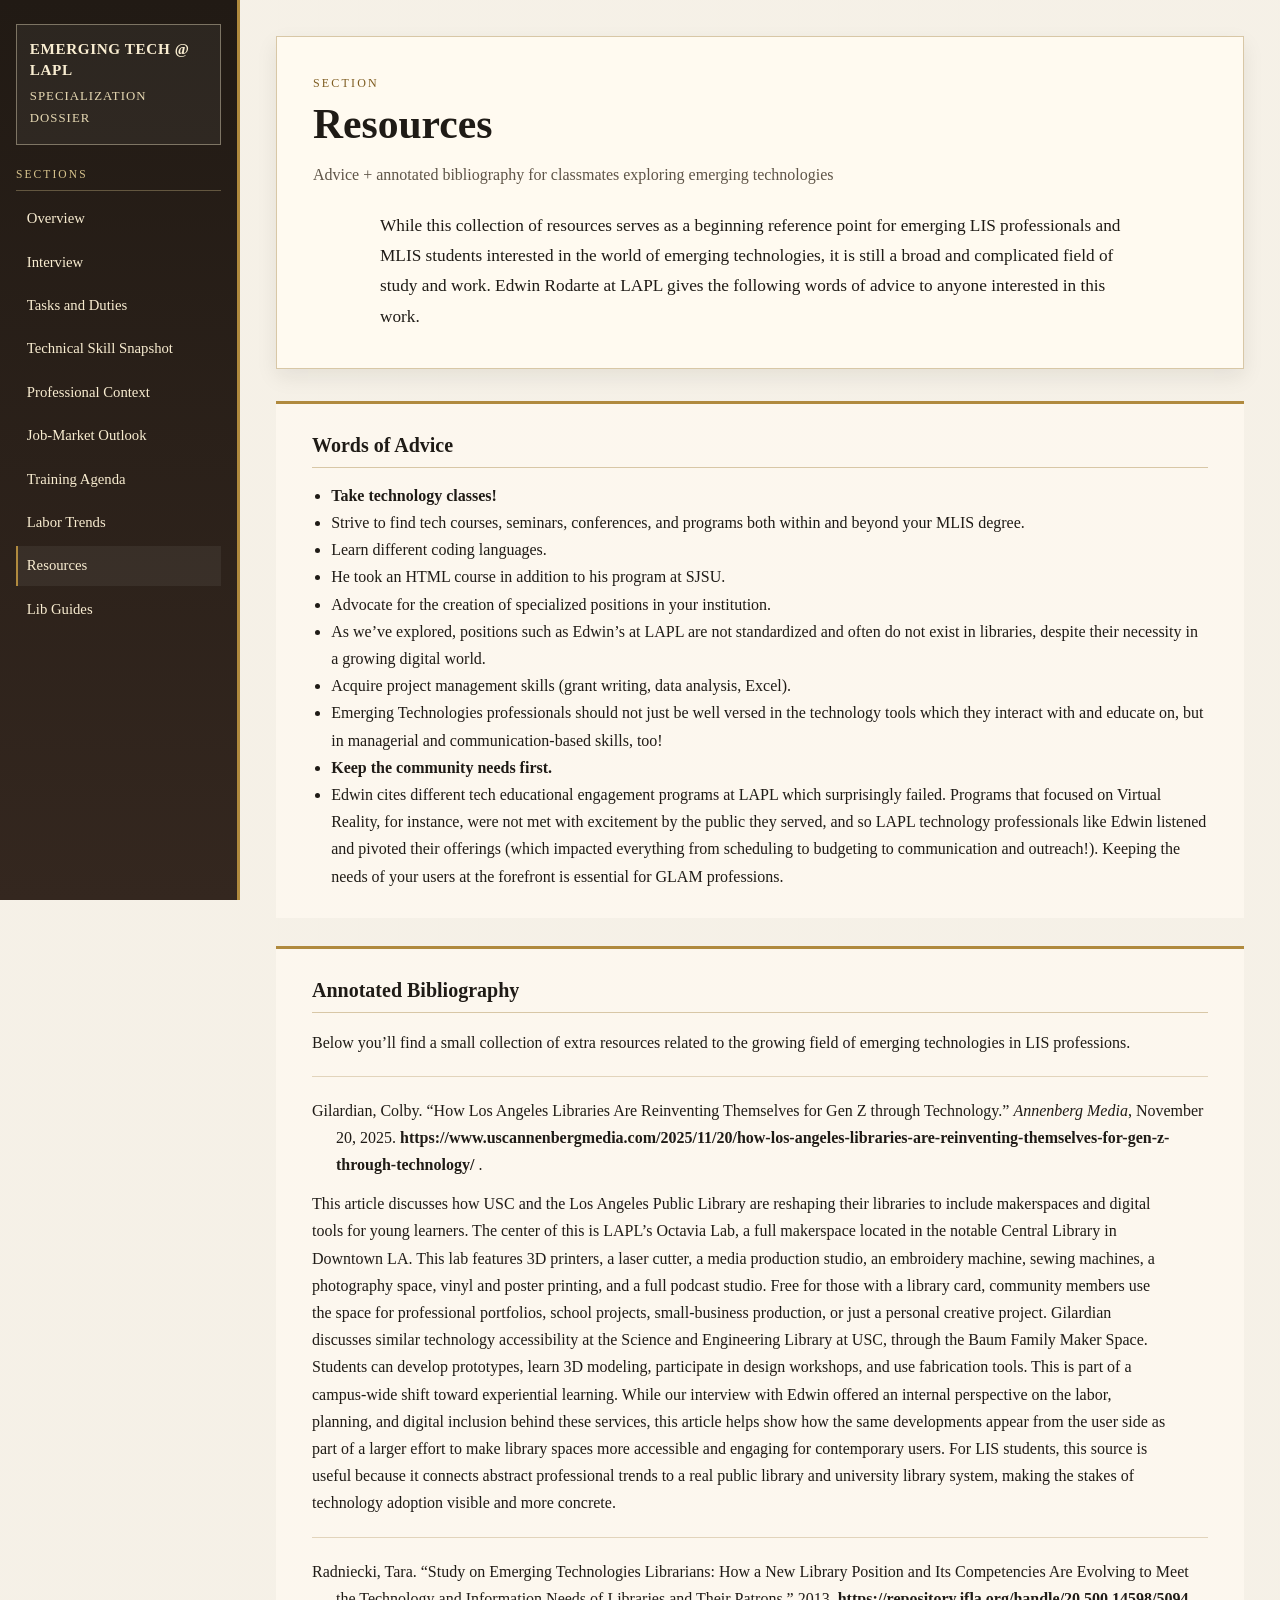
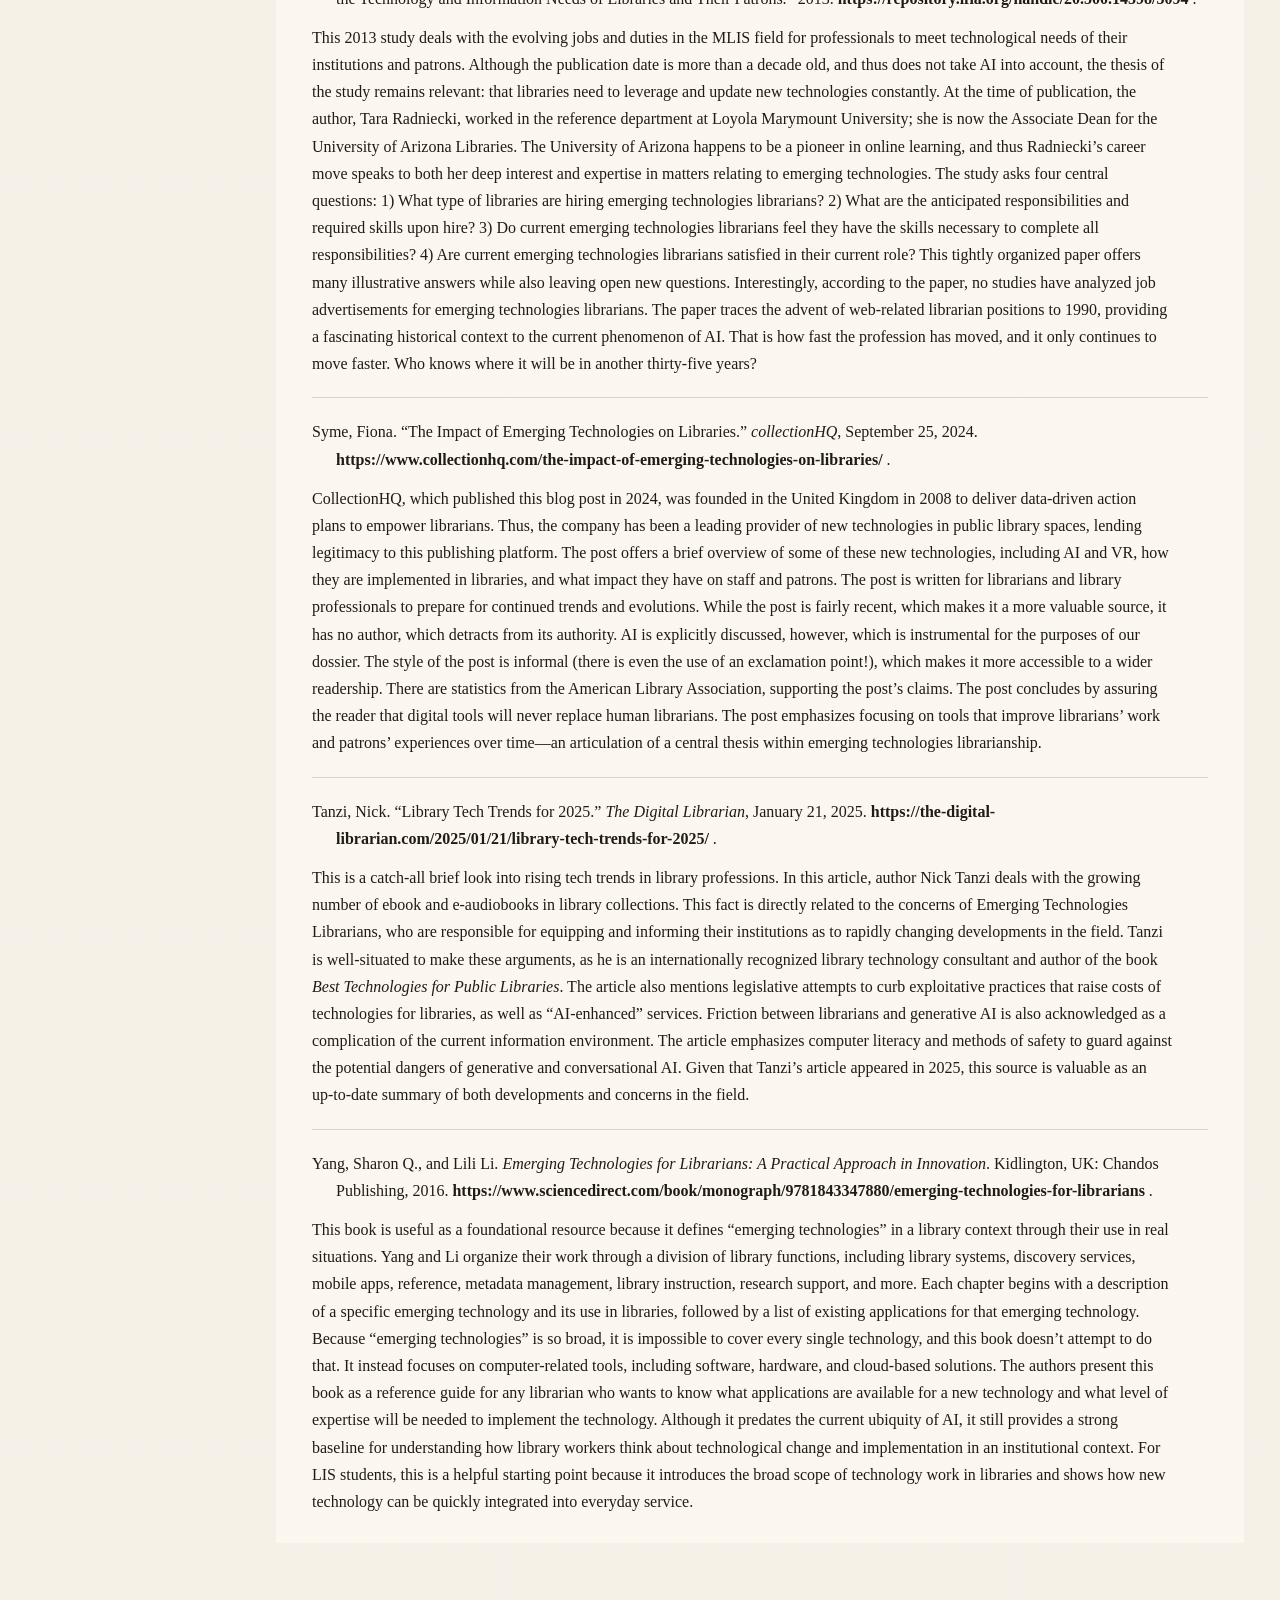
<file: resources.html>
<!DOCTYPE html>
<html lang="en">
<head>
  <meta charset="UTF-8" />
  <meta name="viewport" content="width=device-width, initial-scale=1.0" />
  <title>Resources | Emerging Technologies in Public Libraries</title>
  <link rel="stylesheet" href="style.css" />
</head>
<body>
  <div class="site-shell">
    <aside class="sidebar">
      <div class="brand">
        <h1>Emerging Tech @ LAPL</h1>
        <p>Specialization Dossier</p>
      </div>

      <div class="nav-title">Sections</div>
      <nav>
        <a href="index.html">Overview</a>
        <a href="interview.html">Interview</a>
        <a href="tasks-and-duties.html">Tasks and Duties</a>
        <a href="technical-skills.html">Technical Skill Snapshot</a>
        <a href="professional-context.html">Professional Context</a>
        <a href="job-market.html">Job-Market Outlook</a>
        <a href="training-agenda.html">Training Agenda</a>
        <a href="labor-trends.html">Labor Trends</a>
        <a class="active" href="resources.html">Resources</a>
        <a href="lib-guides.html">Lib Guides</a>
      </nav>
    </aside>

    <main class="content">
      <div class="page">

        <section class="overview-panel">
          <p class="eyebrow">Section</p>
          <h1>Resources</h1>
          <p class="byline">Advice + annotated bibliography for classmates exploring emerging technologies</p>

          <div class="intro-block">
            <p class="intro-text">
              While this collection of resources serves as a beginning reference point for emerging LIS professionals
              and MLIS students interested in the world of emerging technologies, it is still a broad and complicated
              field of study and work. Edwin Rodarte at LAPL gives the following words of advice to anyone interested
              in this work.
            </p>
          </div>
        </section>

        <section class="content-section">
          <h2>Words of Advice</h2>
          <ul>
            <li><strong>Take technology classes!</strong></li>
            <li>Strive to find tech courses, seminars, conferences, and programs both within and beyond your MLIS degree.</li>
            <li>Learn different coding languages.</li>
            <li>He took an HTML course in addition to his program at SJSU.</li>
            <li>Advocate for the creation of specialized positions in your institution.</li>
            <li>
              As we’ve explored, positions such as Edwin’s at LAPL are not standardized and often do not exist in libraries,
              despite their necessity in a growing digital world.
            </li>
            <li>Acquire project management skills (grant writing, data analysis, Excel).</li>
            <li>
              Emerging Technologies professionals should not just be well versed in the technology tools which they interact with
              and educate on, but in managerial and communication-based skills, too!
            </li>
            <li><strong>Keep the community needs first.</strong></li>
            <li>
              Edwin cites different tech educational engagement programs at LAPL which surprisingly failed. Programs that focused on
              Virtual Reality, for instance, were not met with excitement by the public they served, and so LAPL technology professionals
              like Edwin listened and pivoted their offerings (which impacted everything from scheduling to budgeting to communication
              and outreach!). Keeping the needs of your users at the forefront is essential for GLAM professions.
            </li>
          </ul>
        </section>

        <section class="content-section">
          <h2>Annotated Bibliography</h2>
          <p>
            Below you’ll find a small collection of extra resources related to the growing field of emerging technologies in LIS professions.
          </p>

          <div class="bib-entry">
            <p class="citation">
              Gilardian, Colby. “How Los Angeles Libraries Are Reinventing Themselves for Gen Z through Technology.”
              <em>Annenberg Media</em>, November 20, 2025.
              <a class="citation-link" href="https://www.uscannenbergmedia.com/2025/11/20/how-los-angeles-libraries-are-reinventing-themselves-for-gen-z-through-technology/"
                 target="_blank" rel="noopener noreferrer">
                https://www.uscannenbergmedia.com/2025/11/20/how-los-angeles-libraries-are-reinventing-themselves-for-gen-z-through-technology/
              </a>.
            </p>
            <p class="annotation">
              This article discusses how USC and the Los Angeles Public Library are reshaping their libraries to include makerspaces and digital tools for young learners. The center of this is LAPL’s Octavia Lab, a full makerspace located in the notable Central Library in Downtown LA. This lab features 3D printers, a laser cutter, a media production studio, an embroidery machine, sewing machines, a photography space, vinyl and poster printing, and a full podcast studio. Free for those with a library card, community members use the space for professional portfolios, school projects, small-business production, or just a personal creative project. Gilardian discusses similar technology accessibility at the Science and Engineering Library at USC, through the Baum Family Maker Space. Students can develop prototypes, learn 3D modeling, participate in design workshops, and use fabrication tools. This is part of a campus-wide shift toward experiential learning. While our interview with Edwin offered an internal perspective on the labor, planning, and digital inclusion behind these services, this article helps show how the same developments appear from the user side as part of a larger effort to make library spaces more accessible and engaging for contemporary users. For LIS students, this source is useful because it connects abstract professional trends to a real public library and university library system, making the stakes of technology adoption visible and more concrete.
            </p>
          </div>

          <div class="bib-entry">
            <p class="citation">
              Radniecki, Tara. “Study on Emerging Technologies Librarians: How a New Library Position and Its Competencies Are Evolving to Meet the Technology and Information Needs of Libraries and Their Patrons.” 2013.
              <a class="citation-link" href="https://repository.ifla.org/handle/20.500.14598/5094"
                 target="_blank" rel="noopener noreferrer">
                https://repository.ifla.org/handle/20.500.14598/5094
              </a>.
            </p>
            <p class="annotation">
              This 2013 study deals with the evolving jobs and duties in the MLIS field for professionals to meet technological needs of their institutions and patrons. Although the publication date is more than a decade old, and thus does not take AI into account, the thesis of the study remains relevant: that libraries need to leverage and update new technologies constantly. At the time of publication, the author, Tara Radniecki, worked in the reference department at Loyola Marymount University; she is now the Associate Dean for the University of Arizona Libraries. The University of Arizona happens to be a pioneer in online learning, and thus Radniecki’s career move speaks to both her deep interest and expertise in matters relating to emerging technologies. The study asks four central questions: 1) What type of libraries are hiring emerging technologies librarians? 2) What are the anticipated responsibilities and required skills upon hire? 3) Do current emerging technologies librarians feel they have the skills necessary to complete all responsibilities? 4) Are current emerging technologies librarians satisfied in their current role? This tightly organized paper offers many illustrative answers while also leaving open new questions. Interestingly, according to the paper, no studies have analyzed job advertisements for emerging technologies librarians. The paper traces the advent of web-related librarian positions to 1990, providing a fascinating historical context to the current phenomenon of AI. That is how fast the profession has moved, and it only continues to move faster. Who knows where it will be in another thirty-five years?
            </p>
          </div>

          <div class="bib-entry">
            <p class="citation">
              Syme, Fiona. “The Impact of Emerging Technologies on Libraries.” <em>collectionHQ</em>, September 25, 2024.
              <a class="citation-link" href="https://www.collectionhq.com/the-impact-of-emerging-technologies-on-libraries/"
                 target="_blank" rel="noopener noreferrer">
                https://www.collectionhq.com/the-impact-of-emerging-technologies-on-libraries/
              </a>.
            </p>
            <p class="annotation">
              CollectionHQ, which published this blog post in 2024, was founded in the United Kingdom in 2008 to deliver data-driven action plans to empower librarians. Thus, the company has been a leading provider of new technologies in public library spaces, lending legitimacy to this publishing platform. The post offers a brief overview of some of these new technologies, including AI and VR, how they are implemented in libraries, and what impact they have on staff and patrons. The post is written for librarians and library professionals to prepare for continued trends and evolutions. While the post is fairly recent, which makes it a more valuable source, it has no author, which detracts from its authority. AI is explicitly discussed, however, which is instrumental for the purposes of our dossier. The style of the post is informal (there is even the use of an exclamation point!), which makes it more accessible to a wider readership. There are statistics from the American Library Association, supporting the post’s claims. The post concludes by assuring the reader that digital tools will never replace human librarians. The post emphasizes focusing on tools that improve librarians’ work and patrons’ experiences over time—an articulation of a central thesis within emerging technologies librarianship.
            </p>
          </div>

          <div class="bib-entry">
            <p class="citation">
              Tanzi, Nick. “Library Tech Trends for 2025.” <em>The Digital Librarian</em>, January 21, 2025.
              <a class="citation-link" href="https://the-digital-librarian.com/2025/01/21/library-tech-trends-for-2025/"
                 target="_blank" rel="noopener noreferrer">
                https://the-digital-librarian.com/2025/01/21/library-tech-trends-for-2025/
              </a>.
            </p>
            <p class="annotation">
              This is a catch-all brief look into rising tech trends in library professions. In this article, author Nick Tanzi deals with the growing number of ebook and e-audiobooks in library collections. This fact is directly related to the concerns of Emerging Technologies Librarians, who are responsible for equipping and informing their institutions as to rapidly changing developments in the field. Tanzi is well-situated to make these arguments, as he is an internationally recognized library technology consultant and author of the book <em>Best Technologies for Public Libraries</em>. The article also mentions legislative attempts to curb exploitative practices that raise costs of technologies for libraries, as well as “AI-enhanced” services. Friction between librarians and generative AI is also acknowledged as a complication of the current information environment. The article emphasizes computer literacy and methods of safety to guard against the potential dangers of generative and conversational AI. Given that Tanzi’s article appeared in 2025, this source is valuable as an up-to-date summary of both developments and concerns in the field.
            </p>
          </div>

          <div class="bib-entry">
            <p class="citation">
              Yang, Sharon Q., and Lili Li. <em>Emerging Technologies for Librarians: A Practical Approach in Innovation</em>. Kidlington, UK: Chandos Publishing, 2016.
              <a class="citation-link" href="https://www.sciencedirect.com/book/monograph/9781843347880/emerging-technologies-for-librarians"
                 target="_blank" rel="noopener noreferrer">
                https://www.sciencedirect.com/book/monograph/9781843347880/emerging-technologies-for-librarians
              </a>.
            </p>
            <p class="annotation">
              This book is useful as a foundational resource because it defines “emerging technologies” in a library context through their use in real situations. Yang and Li organize their work through a division of library functions, including library systems, discovery services, mobile apps, reference, metadata management, library instruction, research support, and more. Each chapter begins with a description of a specific emerging technology and its use in libraries, followed by a list of existing applications for that emerging technology. Because “emerging technologies” is so broad, it is impossible to cover every single technology, and this book doesn’t attempt to do that. It instead focuses on computer-related tools, including software, hardware, and cloud-based solutions. The authors present this book as a reference guide for any librarian who wants to know what applications are available for a new technology and what level of expertise will be needed to implement the technology. Although it predates the current ubiquity of AI, it still provides a strong baseline for understanding how library workers think about technological change and implementation in an institutional context. For LIS students, this is a helpful starting point because it introduces the broad scope of technology work in libraries and shows how new technology can be quickly integrated into everyday service.
            </p>
          </div>

        </section>

      </div>
    </main>
  </div>
</body>
</html>
</file>
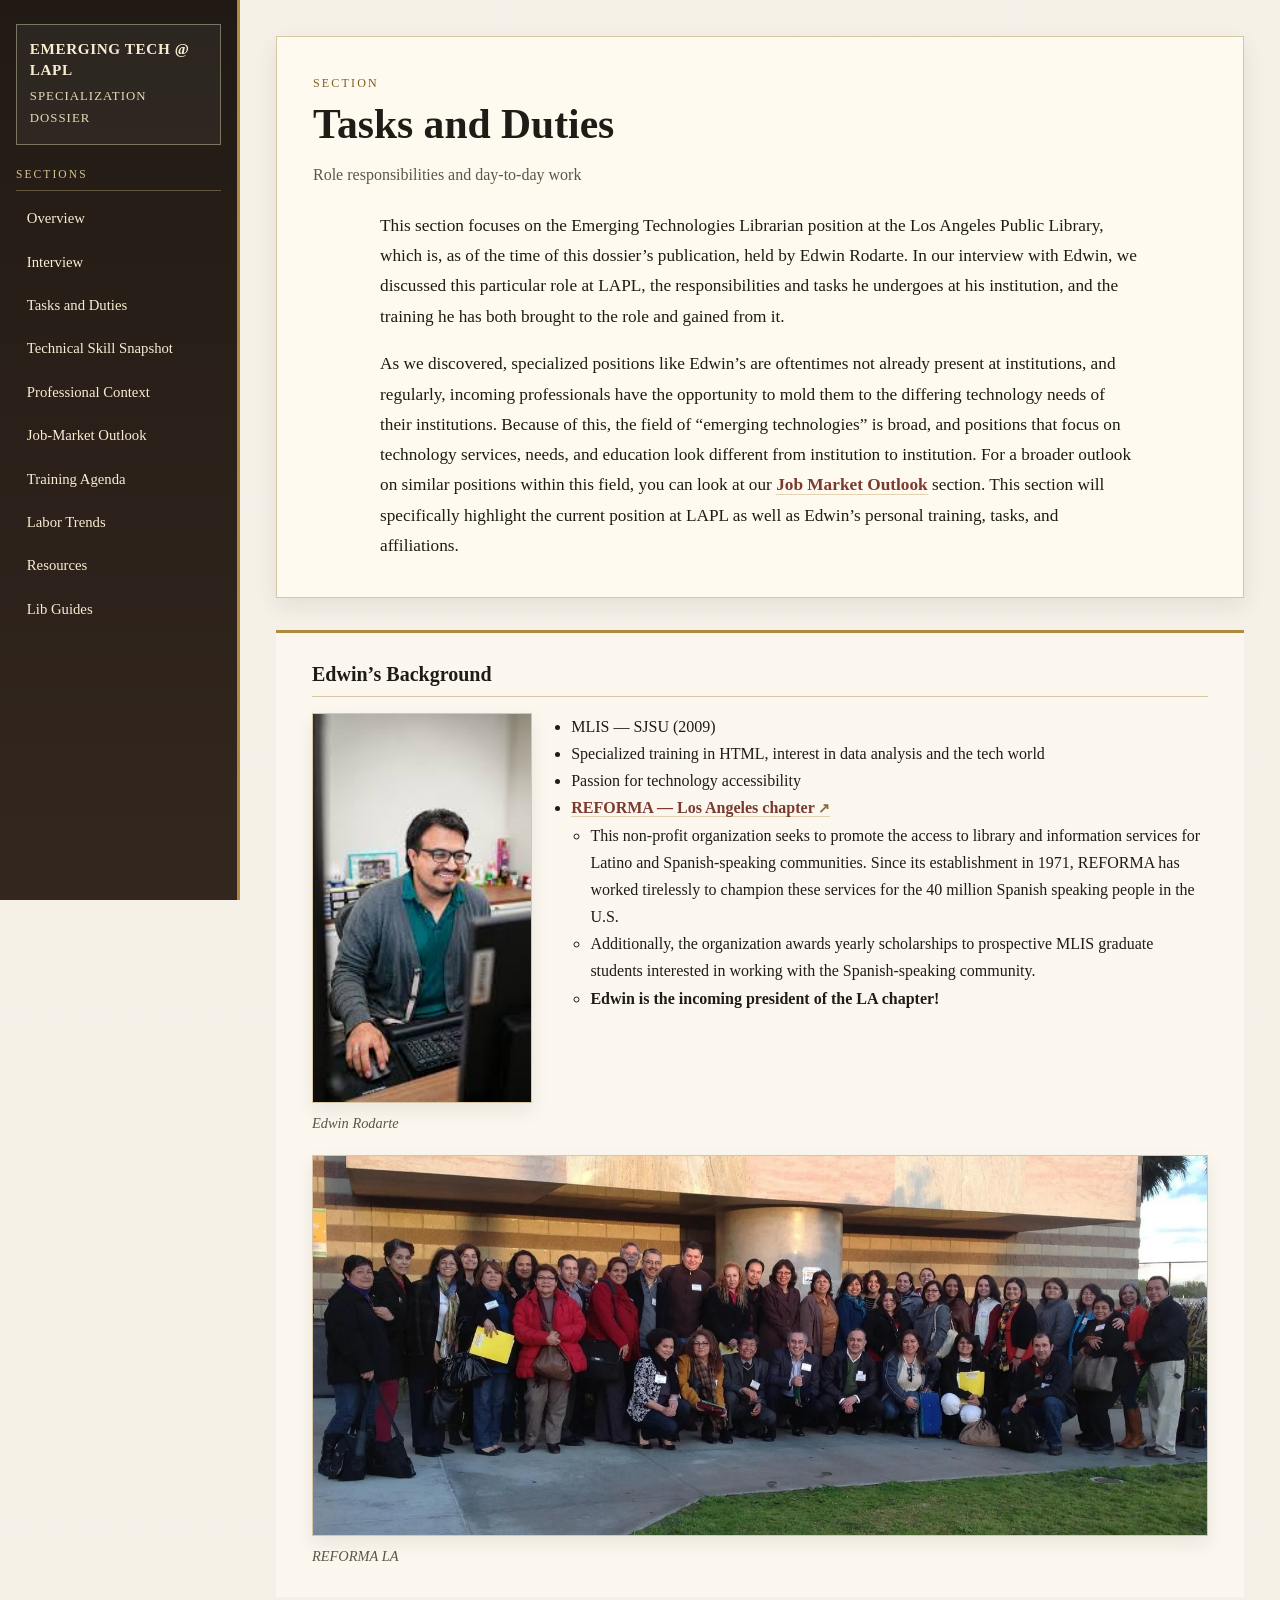
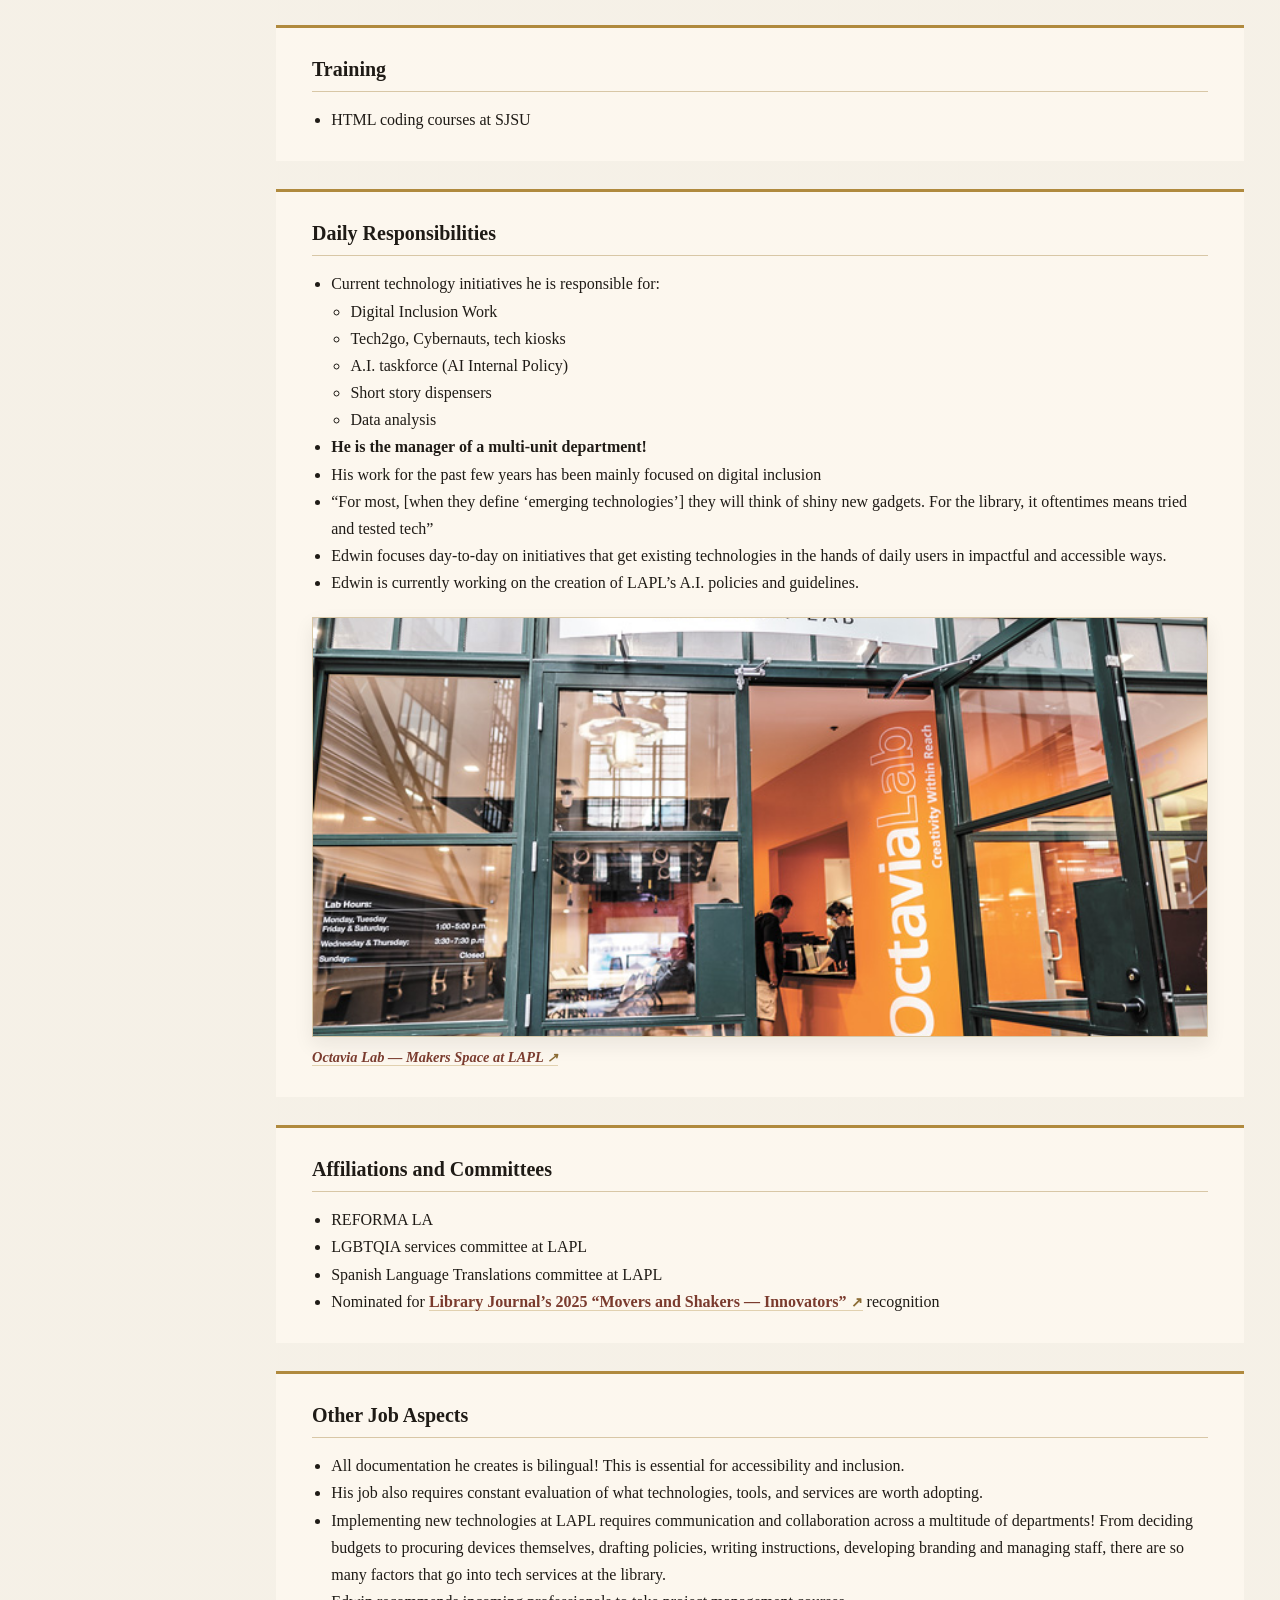
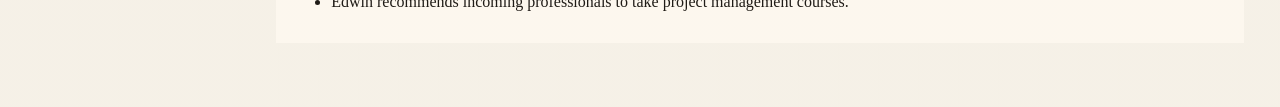
<file: tasks-and-duties.html>
<!DOCTYPE html>
<html lang="en">
<head>
  <meta charset="UTF-8" />
  <meta name="viewport" content="width=device-width, initial-scale=1.0" />
  <title>Tasks and Duties | Emerging Technologies in Public Libraries</title>
  <link rel="stylesheet" href="style.css" />
</head>
<body>
  <div class="site-shell">
    <aside class="sidebar">
      <div class="brand">
        <h1>Emerging Tech @ LAPL</h1>
        <p>Specialization Dossier</p>
      </div>

      <div class="nav-title">Sections</div>
      <nav>
  <a href="index.html">Overview</a>
  <a href="interview.html">Interview</a>
  <a href="tasks-and-duties.html">Tasks and Duties</a>
  <a href="technical-skills.html">Technical Skill Snapshot</a>
  <a href="professional-context.html">Professional Context</a>
  <a href="job-market.html">Job-Market Outlook</a>
  <a href="training-agenda.html">Training Agenda</a>
  <a href="labor-trends.html">Labor Trends</a>
  <a href="resources.html">Resources</a>
  <a href="lib-guides.html">Lib Guides</a>
</nav>
    </aside>

    <main class="content">
      <div class="page">

        <section class="overview-panel">
          <p class="eyebrow">Section</p>
          <h1>Tasks and Duties</h1>
          <p class="byline">Role responsibilities and day-to-day work</p>

          <div class="intro-block">
            <p class="intro-text">
              This section focuses on the Emerging Technologies Librarian position at the Los Angeles Public Library,
              which is, as of the time of this dossier’s publication, held by Edwin Rodarte. In our interview with Edwin,
              we discussed this particular role at LAPL, the responsibilities and tasks he undergoes at his institution,
              and the training he has both brought to the role and gained from it.
            </p>

            <p class="intro-text">
              As we discovered, specialized positions like Edwin’s are oftentimes not already present at institutions, and
              regularly, incoming professionals have the opportunity to mold them to the differing technology needs of their
              institutions. Because of this, the field of “emerging technologies” is broad, and positions that focus on technology
              services, needs, and education look different from institution to institution. For a broader outlook on similar positions
              within this field, you can look at our <a href="job-market.html">Job Market Outlook</a> section. This section will
              specifically highlight the current position at LAPL as well as Edwin’s personal training, tasks, and affiliations.
            </p>
          </div>
        </section>

        <section class="content-section">
          <h2>Edwin’s Background</h2>

          <div class="photo-card">
            <figure class="photo-figure">
              <img src="edwin-rodarte.jpg" alt="Edwin Rodarte" class="content-image" />
              <figcaption class="image-caption">Edwin Rodarte</figcaption>
            </figure>

            <div class="photo-card-text">
              <ul>
                <li>MLIS — SJSU (2009)</li>
                <li>Specialized training in HTML, interest in data analysis and the tech world</li>
                <li>Passion for technology accessibility</li>
                <li>
                  <a href="https://reformala.org/" target="_blank" rel="noopener noreferrer">
                    REFORMA — Los Angeles chapter
                  </a>
                  <ul>
                    <li>
                      This non-profit organization seeks to promote the access to library and information services for Latino and
                      Spanish-speaking communities. Since its establishment in 1971, REFORMA has worked tirelessly to champion
                      these services for the 40 million Spanish speaking people in the U.S.
                    </li>
                    <li>
                      Additionally, the organization awards yearly scholarships to prospective MLIS graduate students interested in
                      working with the Spanish-speaking community.
                    </li>
                    <li><strong>Edwin is the incoming president of the LA chapter!</strong></li>
                  </ul>
                </li>
              </ul>
            </div>
          </div>

          <figure class="wide-figure">
            <img src="reforma-group.jpg" alt="REFORMA LA group photo" class="content-image wide" />
            <figcaption class="image-caption">REFORMA LA</figcaption>
          </figure>
        </section>

        <section class="content-section">
          <h2>Training</h2>
          <ul>
            <li>HTML coding courses at SJSU</li>
          </ul>
        </section>

        <section class="content-section">
          <h2>Daily Responsibilities</h2>
          <ul>
            <li>
              Current technology initiatives he is responsible for:
              <ul>
                <li>Digital Inclusion Work</li>
                <li>Tech2go, Cybernauts, tech kiosks</li>
                <li>A.I. taskforce (AI Internal Policy)</li>
                <li>Short story dispensers</li>
                <li>Data analysis</li>
              </ul>
            </li>
            <li><strong>He is the manager of a multi-unit department!</strong></li>
            <li>His work for the past few years has been mainly focused on digital inclusion</li>
            <li>
              “For most, [when they define ‘emerging technologies’] they will think of shiny new gadgets. For the library,
              it oftentimes means tried and tested tech”
            </li>
            <li>
              Edwin focuses day-to-day on initiatives that get existing technologies in the hands of daily users in impactful
              and accessible ways.
            </li>
            <li>Edwin is currently working on the creation of LAPL’s A.I. policies and guidelines.</li>
          </ul>

          <figure class="wide-figure">
  <img src="octavia-lab.jpg" alt="Octavia Lab makerspace at LAPL" class="content-image wide" />
  <figcaption class="image-caption">
    <a href="https://www.lapl.org/labs/octavia-lab" target="_blank" rel="noopener noreferrer">
      Octavia Lab — Makers Space at LAPL
    </a>
  </figcaption>
</figure>
        </section>

        <section class="content-section">
          <h2>Affiliations and Committees</h2>
          <ul>
            <li>REFORMA LA</li>
            <li>LGBTQIA services committee at LAPL</li>
            <li>Spanish Language Translations committee at LAPL</li>
            <li>
              Nominated for
              <a href="https://www.libraryjournal.com/story/edwin-rodarte-movers-shakers-2025-innovators"
                 target="_blank" rel="noopener noreferrer">
                Library Journal’s 2025 “Movers and Shakers — Innovators”
              </a>
              recognition
            </li>
          </ul>
        </section>

        <section class="content-section">
          <h2>Other Job Aspects</h2>
          <ul>
            <li>All documentation he creates is bilingual! This is essential for accessibility and inclusion.</li>
            <li>His job also requires constant evaluation of what technologies, tools, and services are worth adopting.</li>
            <li>
              Implementing new technologies at LAPL requires communication and collaboration across a multitude of departments!
              From deciding budgets to procuring devices themselves, drafting policies, writing instructions, developing branding
              and managing staff, there are so many factors that go into tech services at the library.
            </li>
            <li>Edwin recommends incoming professionals to take project management courses.</li>
          </ul>
        </section>

      </div>
    </main>
  </div>
</body>
</html>
</file>
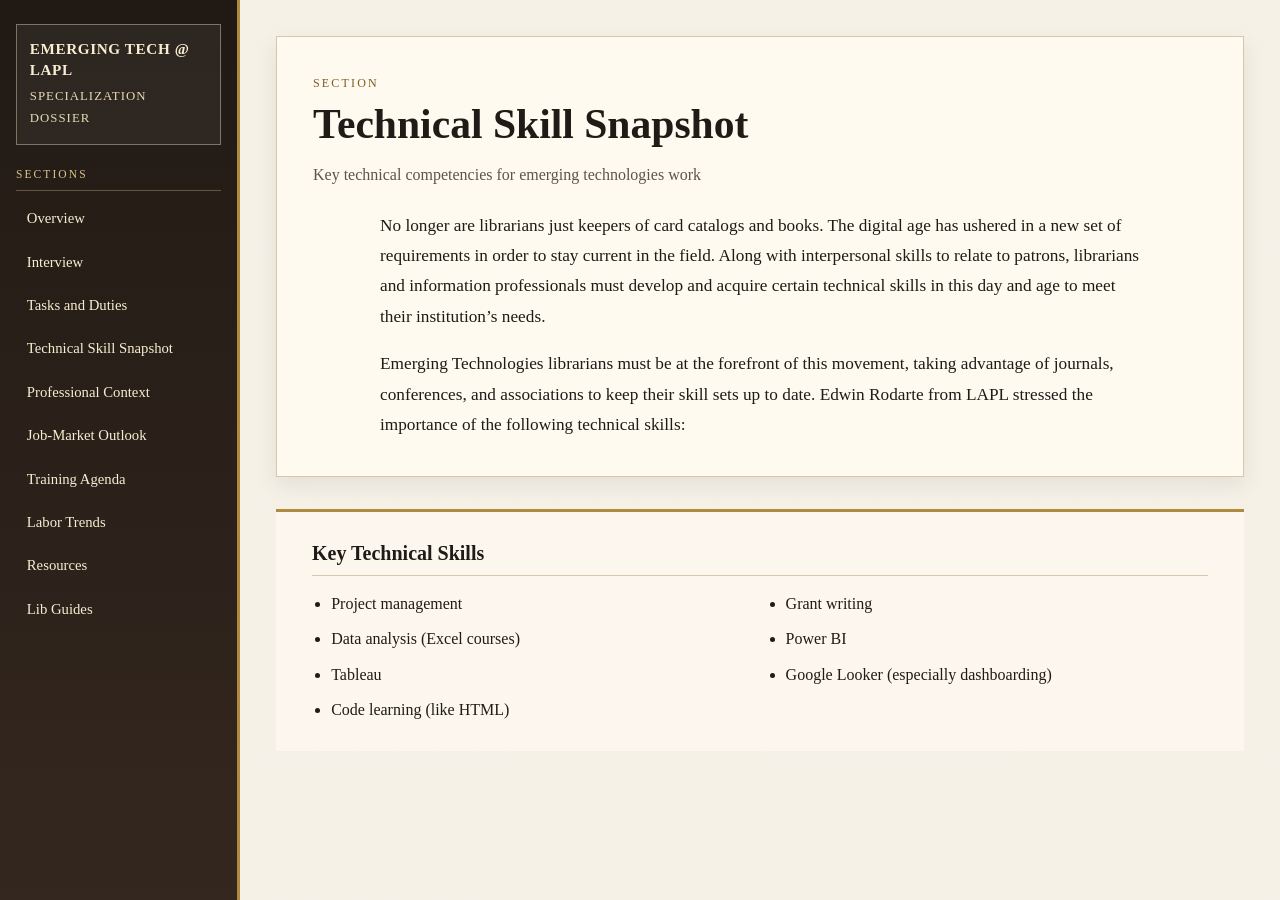
<file: technical-skills.html>
<!DOCTYPE html>
<html lang="en">
<head>
  <meta charset="UTF-8" />
  <meta name="viewport" content="width=device-width, initial-scale=1.0" />
  <title>Technical Skill Snapshot | Emerging Technologies in Public Libraries</title>
  <link rel="stylesheet" href="style.css" />
</head>
<body>
  <div class="site-shell">
    <aside class="sidebar">
      <div class="brand">
        <h1>Emerging Tech @ LAPL</h1>
        <p>Specialization Dossier</p>
      </div>

      <div class="nav-title">Sections</div>
      <nav>
  <a href="index.html">Overview</a>
  <a href="interview.html">Interview</a>
  <a href="tasks-and-duties.html">Tasks and Duties</a>
  <a href="technical-skills.html">Technical Skill Snapshot</a>
  <a href="professional-context.html">Professional Context</a>
  <a href="job-market.html">Job-Market Outlook</a>
  <a href="training-agenda.html">Training Agenda</a>
  <a href="labor-trends.html">Labor Trends</a>
  <a href="resources.html">Resources</a>
  <a href="lib-guides.html">Lib Guides</a>
</nav>
    </aside>

    <main class="content">
      <div class="page">

        <section class="overview-panel">
          <p class="eyebrow">Section</p>
          <h1>Technical Skill Snapshot</h1>
          <p class="byline">Key technical competencies for emerging technologies work</p>

          <div class="intro-block">
            <p class="intro-text">
              No longer are librarians just keepers of card catalogs and books. The digital age has ushered in a new
              set of requirements in order to stay current in the field. Along with interpersonal skills to relate to
              patrons, librarians and information professionals must develop and acquire certain technical skills in
              this day and age to meet their institution’s needs.
            </p>

            <p class="intro-text">
              Emerging Technologies librarians must be at the forefront of this movement, taking advantage of journals,
              conferences, and associations to keep their skill sets up to date. Edwin Rodarte from LAPL stressed the
              importance of the following technical skills:
            </p>
          </div>
        </section>

        <section class="content-section">
          <h2>Key Technical Skills</h2>
          <ul class="skills-grid">
            <li>Project management</li>
            <li>Grant writing</li>
            <li>Data analysis (Excel courses)</li>
            <li>Power BI</li>
            <li>Tableau</li>
            <li>Google Looker (especially dashboarding)</li>
            <li>Code learning (like HTML)</li>
          </ul>
        </section>

      </div>
    </main>
  </div>
</body>
</html>
</file>
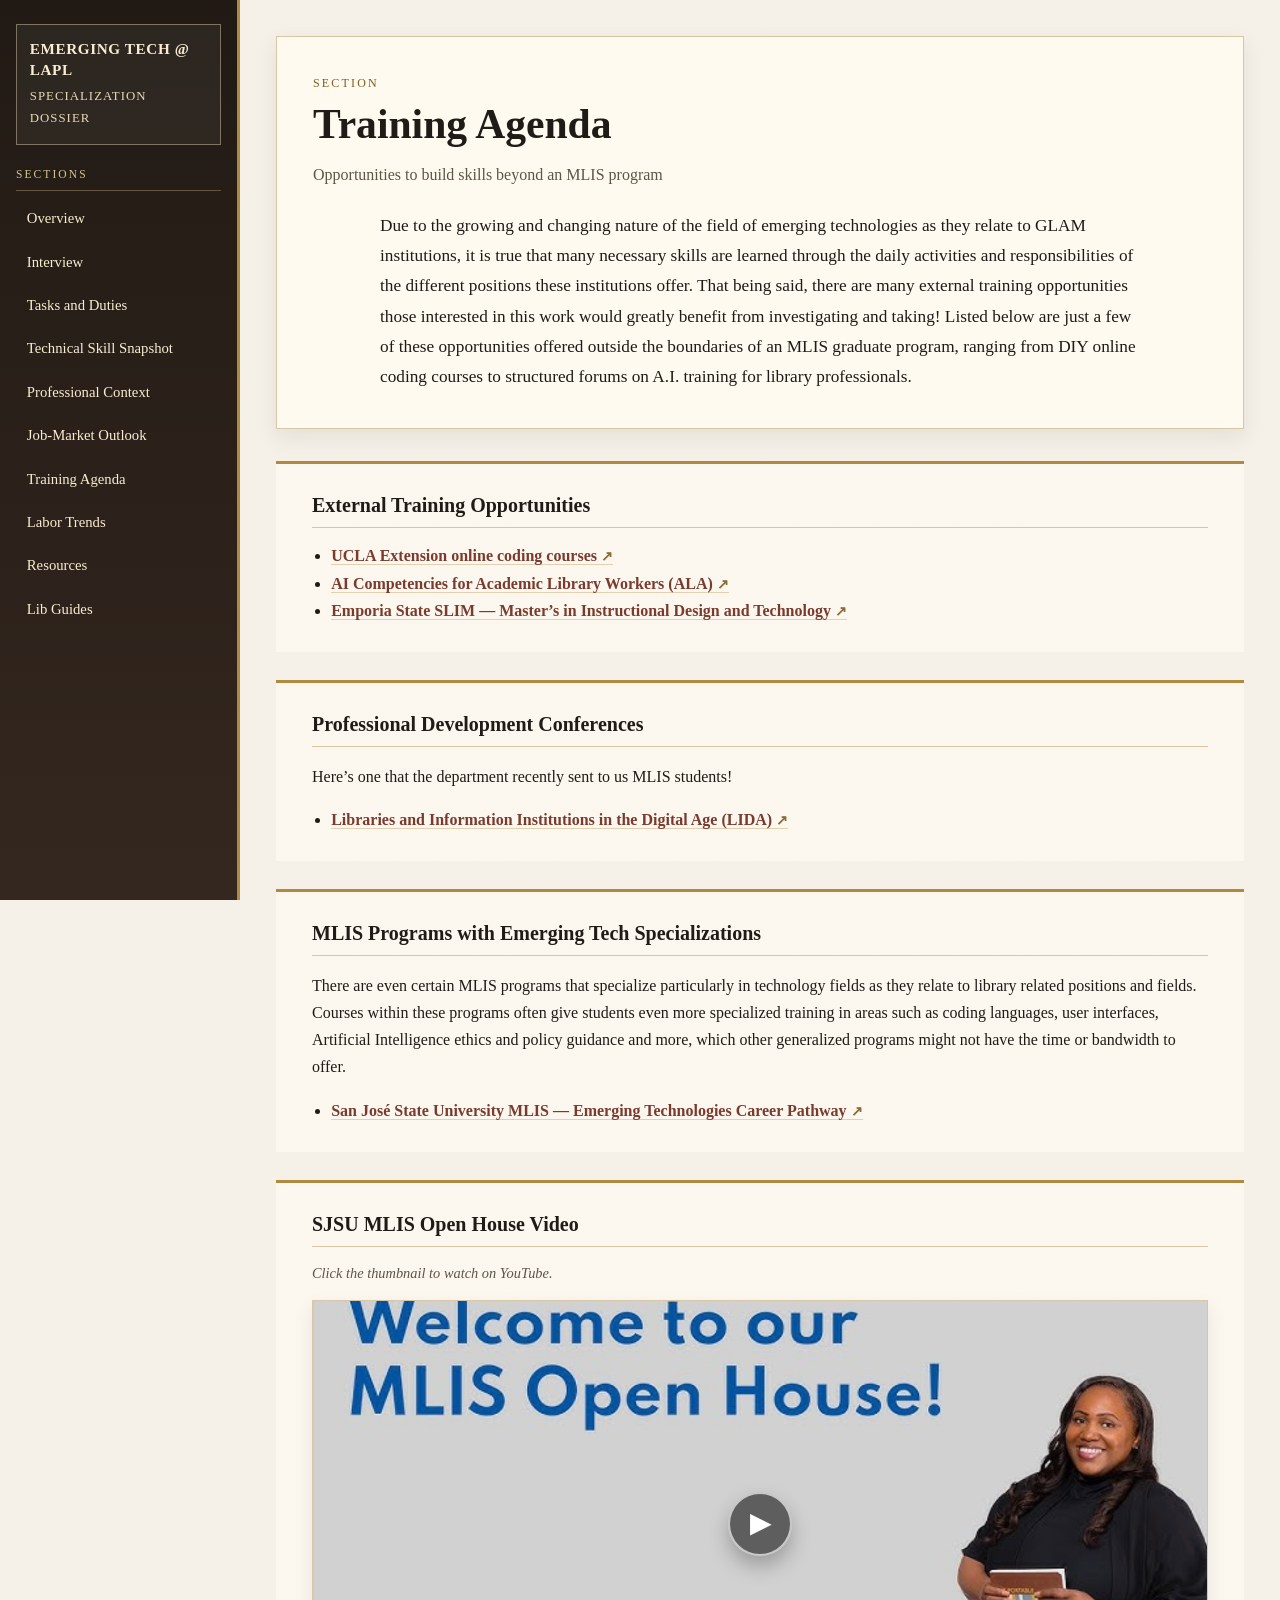
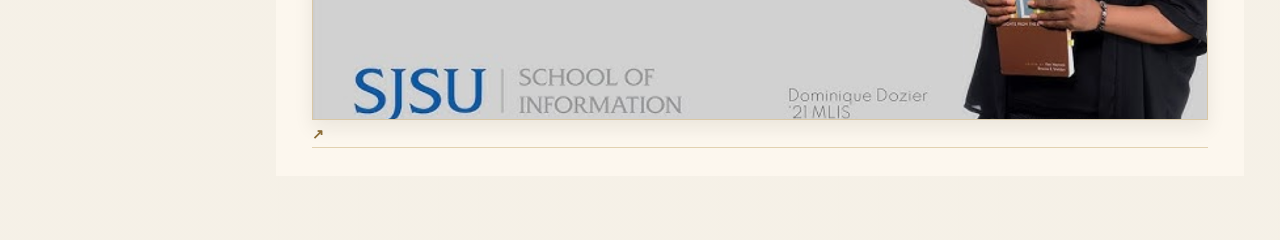
<file: training-agenda.html>
<!DOCTYPE html>
<html lang="en">
<head>
  <meta charset="UTF-8" />
  <meta name="viewport" content="width=device-width, initial-scale=1.0" />
  <title>Training Agenda | Emerging Technologies in Public Libraries</title>
  <link rel="stylesheet" href="style.css" />
</head>
<body>
  <div class="site-shell">
    <aside class="sidebar">
      <div class="brand">
        <h1>Emerging Tech @ LAPL</h1>
        <p>Specialization Dossier</p>
      </div>

      <div class="nav-title">Sections</div>
      <nav>
  <a href="index.html">Overview</a>
  <a href="interview.html">Interview</a>
  <a href="tasks-and-duties.html">Tasks and Duties</a>
  <a href="technical-skills.html">Technical Skill Snapshot</a>
  <a href="professional-context.html">Professional Context</a>
  <a href="job-market.html">Job-Market Outlook</a>
  <a href="training-agenda.html">Training Agenda</a>
  <a href="labor-trends.html">Labor Trends</a>
  <a href="resources.html">Resources</a>
  <a href="lib-guides.html">Lib Guides</a>
</nav>
    </aside>

    <main class="content">
      <div class="page">

        <section class="overview-panel">
          <p class="eyebrow">Section</p>
          <h1>Training Agenda</h1>
          <p class="byline">Opportunities to build skills beyond an MLIS program</p>

          <div class="intro-block">
            <p class="intro-text">
              Due to the growing and changing nature of the field of emerging technologies as they relate to GLAM
              institutions, it is true that many necessary skills are learned through the daily activities and
              responsibilities of the different positions these institutions offer. That being said, there are many
              external training opportunities those interested in this work would greatly benefit from investigating
              and taking! Listed below are just a few of these opportunities offered outside the boundaries of an MLIS
              graduate program, ranging from DIY online coding courses to structured forums on A.I. training for library
              professionals.
            </p>
          </div>
        </section>

        <section class="content-section">
          <h2>External Training Opportunities</h2>
          <ul>
            <li>
              <a href="https://www.uclaextension.edu/computer-science/software-development-programming"
                 target="_blank" rel="noopener noreferrer">
                UCLA Extension online coding courses
              </a>
            </li>
            <li>
              <a href="https://www.ala.org/acrl/standards/ai"
                 target="_blank" rel="noopener noreferrer">
                AI Competencies for Academic Library Workers (ALA)
              </a>
            </li>
            <li>
              <a href="https://www.emporia.edu/school-library-and-information-management/programs-certificates-licensures/ms-instructional-design-technology/"
                 target="_blank" rel="noopener noreferrer">
                Emporia State SLIM — Master’s in Instructional Design and Technology
              </a>
            </li>
          </ul>
        </section>

        <section class="content-section">
          <h2>Professional Development Conferences</h2>
          <p>
            Here’s one that the department recently sent to us MLIS students!
          </p>
          <ul>
            <li>
              <a href="https://lida.ffos.hr/"
                 target="_blank" rel="noopener noreferrer">
                Libraries and Information Institutions in the Digital Age (LIDA)
              </a>
            </li>
          </ul>
        </section>

        <section class="content-section">
          <h2>MLIS Programs with Emerging Tech Specializations</h2>
          <p>
            There are even certain MLIS programs that specialize particularly in technology fields as they relate to
            library related positions and fields. Courses within these programs often give students even more
            specialized training in areas such as coding languages, user interfaces, Artificial Intelligence ethics and
            policy guidance and more, which other generalized programs might not have the time or bandwidth to offer.
          </p>

          <ul>
            <li>
              <a href="https://ischool.sjsu.edu/emerging-technologies"
                 target="_blank" rel="noopener noreferrer">
                San José State University MLIS — Emerging Technologies Career Pathway
              </a>
            </li>
          </ul>
        </section>

        <section class="content-section">
          <h2>SJSU MLIS Open House Video</h2>
          <p class="image-caption">Click the thumbnail to watch on YouTube.</p>

          <a class="video-thumb"
             href="https://www.youtube.com/watch?v=CT4f5xlr7kE"
             target="_blank" rel="noopener noreferrer">
            <img src="sjsu-mlis-video.jpg" alt="Thumbnail for SJSU MLIS Open House video" class="content-image wide" />
            <span class="play-badge" aria-hidden="true">▶</span>
          </a>
        </section>

      </div>
    </main>
  </div>
</body>
</html>
</file>
<file: style.css>
:root {
  --bg: #f5f0e6;
  --paper: #fffaf0;
  --ink: #1f1b16;
  --muted: #5e5447;
  --gold: #b08a3e;
  --gold-dark: #7e5c20;
  --brick: #7a3b2e;
  --line: #d8c7a6;
  --shadow: rgba(31, 27, 22, 0.08);
}

* { box-sizing: border-box; }

body {
  margin: 0;
  font-family: Georgia, "Times New Roman", serif;
  color: var(--ink);
  background:
    linear-gradient(rgba(245, 240, 230, 0.96), rgba(245, 240, 230, 0.96)),
    repeating-linear-gradient(
      90deg,
      transparent 0,
      transparent 38px,
      rgba(176, 138, 62, 0.03) 38px,
      rgba(176, 138, 62, 0.03) 40px
    );
  line-height: 1.7;
}

/* --- Link polish (art-deco friendly) --- */
a {
  color: var(--brick);
  text-decoration: none;
  text-underline-offset: 0.18em;
}

a:hover {
  text-decoration: underline;
  text-decoration-thickness: 2px;
  text-decoration-color: rgba(176, 138, 62, 0.75);
}

a:focus-visible {
  outline: 2px solid rgba(176, 138, 62, 0.85);
  outline-offset: 3px;
  border-radius: 2px;
}

.content-section a,
.overview-panel a {
  font-weight: 600;
  border-bottom: 1px solid rgba(176, 138, 62, 0.35);
}

.content-section a:hover,
.overview-panel a:hover {
  border-bottom-color: rgba(176, 138, 62, 0.85);
  text-decoration: none;
}

a[target="_blank"]::after {
  content: " ↗";
  font-size: 0.9em;
  color: rgba(126, 92, 32, 0.9);
}

/* Layout shell */
.site-shell {
  display: grid;
  grid-template-columns: 240px 1fr;
  min-height: 100vh;
}

/* Sidebar */
.sidebar {
  background: linear-gradient(180deg, #211a14 0%, #34271f 100%);
  color: #f6e8c7;
  padding: 1.5rem 1rem;
  position: sticky;
  top: 0;
  height: 100vh;
  border-right: 3px solid var(--gold);
}

.brand {
  border: 1px solid rgba(246, 232, 199, 0.4);
  padding: 0.9rem 0.8rem;
  margin-bottom: 1.25rem;
  background: rgba(255, 255, 255, 0.05);
}

.brand h1 {
  font-size: 0.95rem;
  margin: 0 0 0.35rem;
  line-height: 1.35;
  text-transform: uppercase;
  letter-spacing: 0.04em;
  color: #f9edd1;
}

.brand p {
  margin: 0;
  font-size: 0.8rem;
  color: #e7d9b3;
  letter-spacing: 0.08em;
  text-transform: uppercase;
}

.nav-title {
  font-size: 0.72rem;
  letter-spacing: 0.18em;
  text-transform: uppercase;
  color: #d8c48d;
  margin: 1rem 0 0.5rem;
  padding-bottom: 0.35rem;
  border-bottom: 1px solid rgba(216, 196, 141, 0.35);
}

.sidebar nav a {
  display: block;
  color: #f9edd1;
  padding: 0.45rem 0.55rem;
  margin-bottom: 0.25rem;
  border-left: 2px solid transparent;
  font-size: 0.92rem;
}

.sidebar nav a:hover,
.sidebar nav a.active {
  background: rgba(255, 255, 255, 0.06);
  border-left-color: var(--gold);
  text-decoration: none;
}

/* Main content */
.content { padding: 2.25rem; }

.page {
  max-width: 980px;
  margin: 0 auto;
}

/* Banner */
.page-banner { margin-bottom: 1.5rem; }

.banner-image {
  width: 100%;
  height: 380px;
  object-fit: cover;
  object-position: center top;
  display: block;
  border: 1px solid var(--line);
  box-shadow: 0 10px 24px var(--shadow);
}

/* Panels */
.overview-panel {
  background: var(--paper);
  border: 1px solid var(--line);
  box-shadow: 0 8px 20px var(--shadow);
  padding: 2.25rem;
  margin-bottom: 2rem;
}

.eyebrow {
  margin: 0 0 0.5rem;
  font-size: 0.75rem;
  text-transform: uppercase;
  letter-spacing: 0.18em;
  color: var(--gold-dark);
}

.overview-panel h1 {
  font-size: 2.6rem;
  line-height: 1.15;
  margin: 0 0 0.75rem;
  max-width: 720px;
  color: var(--ink);
}

/* Byline */
.byline {
  margin: 0 0 1.4rem;
  color: var(--muted);
  line-height: 1.7;
}

.byline-names { font-size: 0.96rem; }

.byline-detail {
  display: inline-block;
  font-size: 0.82rem;
  letter-spacing: 0.08em;
  text-transform: uppercase;
}

/* Intro block */
.intro-block {
  max-width: 760px;
  margin: 0 auto;
}

.intro-text {
  font-size: 1.08rem;
  line-height: 1.75;
  margin: 0;
}

.intro-text + .intro-text { margin-top: 1.1rem; }

/* Content sections */
.content-section {
  background: rgba(255, 250, 240, 0.75);
  border-top: 3px solid var(--gold);
  padding: 1.5rem 2.25rem 1.75rem;
  margin-bottom: 1.75rem;
}

.content-section h2 {
  font-size: 1.25rem;
  margin: 0 0 0.9rem;
  padding-bottom: 0.3rem;
  border-bottom: 1px solid var(--line);
  color: var(--ink);
}

.content-section ul {
  margin: 0;
  padding-left: 1.2rem;
}

.placeholder {
  color: var(--muted);
  font-style: italic;
  margin: 0;
}

/* Two-column skills list */
.skills-grid {
  display: grid;
  grid-template-columns: repeat(2, minmax(0, 1fr));
  gap: 0.5rem 2rem;
  margin: 0;
  padding-left: 1.2rem;
}

/* Tasks & Duties image layout */
.photo-card {
  display: grid;
  grid-template-columns: 220px 1fr;
  gap: 1.25rem;
  align-items: start;
  margin-top: 1rem;
}

.photo-figure { margin: 0; }

.wide-figure { margin: 1.25rem 0 0; }

.content-image {
  width: 100%;
  height: auto;
  display: block;
  border: 1px solid var(--line);
  box-shadow: 0 8px 18px var(--shadow);
}

.content-image.wide {
  max-height: 420px;
  object-fit: cover;
}

.photo-card-text ul {
  margin: 0;
  padding-left: 1.2rem;
}

.image-caption {
  margin-top: 0.5rem;
  font-size: 0.9rem;
  color: var(--muted);
  font-style: italic;
}

/* Clickable video thumbnail */
.video-thumb {
  position: relative;
  display: block;
  margin-top: 0.75rem;
}

.video-thumb:hover { text-decoration: none; }

.play-badge {
  position: absolute;
  top: 50%;
  left: 50%;
  transform: translate(-50%, -50%);
  width: 64px;
  height: 64px;
  border-radius: 999px;
  background: rgba(0, 0, 0, 0.55);
  color: #fff;
  display: grid;
  place-items: center;
  font-size: 1.6rem;
  border: 2px solid rgba(255, 255, 255, 0.65);
  box-shadow: 0 10px 20px rgba(0,0,0,0.25);
}

.video-thumb:hover .play-badge { background: rgba(0, 0, 0, 0.7); }

/* Quote block */
.quote-block {
  margin: 0.75rem 0 0;
  padding: 1rem 1.2rem;
  border-left: 4px solid var(--gold);
  background: rgba(250, 243, 223, 0.9);
  font-style: italic;
}

/* Two logos side-by-side (Libby + Hoopla) */
.logo-row {
  display: flex;
  gap: 1.25rem;
  align-items: flex-start;
  margin-top: 1.25rem;
  flex-wrap: nowrap;
}

.logo-card {
  margin: 0;
  width: 180px;
  text-align: center;
}

.logo-img {
  width: 180px;
  height: 180px;
  object-fit: contain;
  object-position: center;
  background: #fff;
  border: 1px solid var(--line);
  box-shadow: 0 8px 18px var(--shadow);
  padding: 0.35rem;
  display: block;
  margin: 0 auto;
}

/* Chicago-style bibliography formatting with hanging indent */
.bib-entry {
  padding-top: 1.25rem;
  margin-top: 1.25rem;
  border-top: 1px solid rgba(216, 199, 166, 0.7);
}

.citation {
  margin: 0 0 0.75rem;
  padding-left: 1.5rem;
  text-indent: -1.5rem;
}

.annotation {
  margin: 0;
  max-width: 860px;
}

/* Citation URLs: clickable but visually subtle (no ↗, no heavy link styling) */
.citation-link {
  color: inherit;
  font-weight: 400;
  border-bottom: none !important;
  text-decoration: none !important;
  word-break: break-word;
}

.citation-link:hover {
  text-decoration: underline !important;
  text-decoration-thickness: 2px;
  text-decoration-color: rgba(176, 138, 62, 0.6);
}

.citation-link[target="_blank"]::after { content: ""; }

/* Responsive */
@media (max-width: 900px) {
  .site-shell { grid-template-columns: 1fr; }

  .sidebar {
    position: static;
    height: auto;
  }

  .content { padding: 1rem; }

  .overview-panel { padding: 1.35rem; }

  .banner-image { height: 220px; }

  .overview-panel h1 { font-size: 1.8rem; }

  .content-section { padding: 1.25rem 1.35rem 1.5rem; }

  .photo-card { grid-template-columns: 1fr; }

  .skills-grid { grid-template-columns: 1fr; }
}

@media (max-width: 500px) {
  .logo-row { flex-wrap: wrap; }
}
</file>
